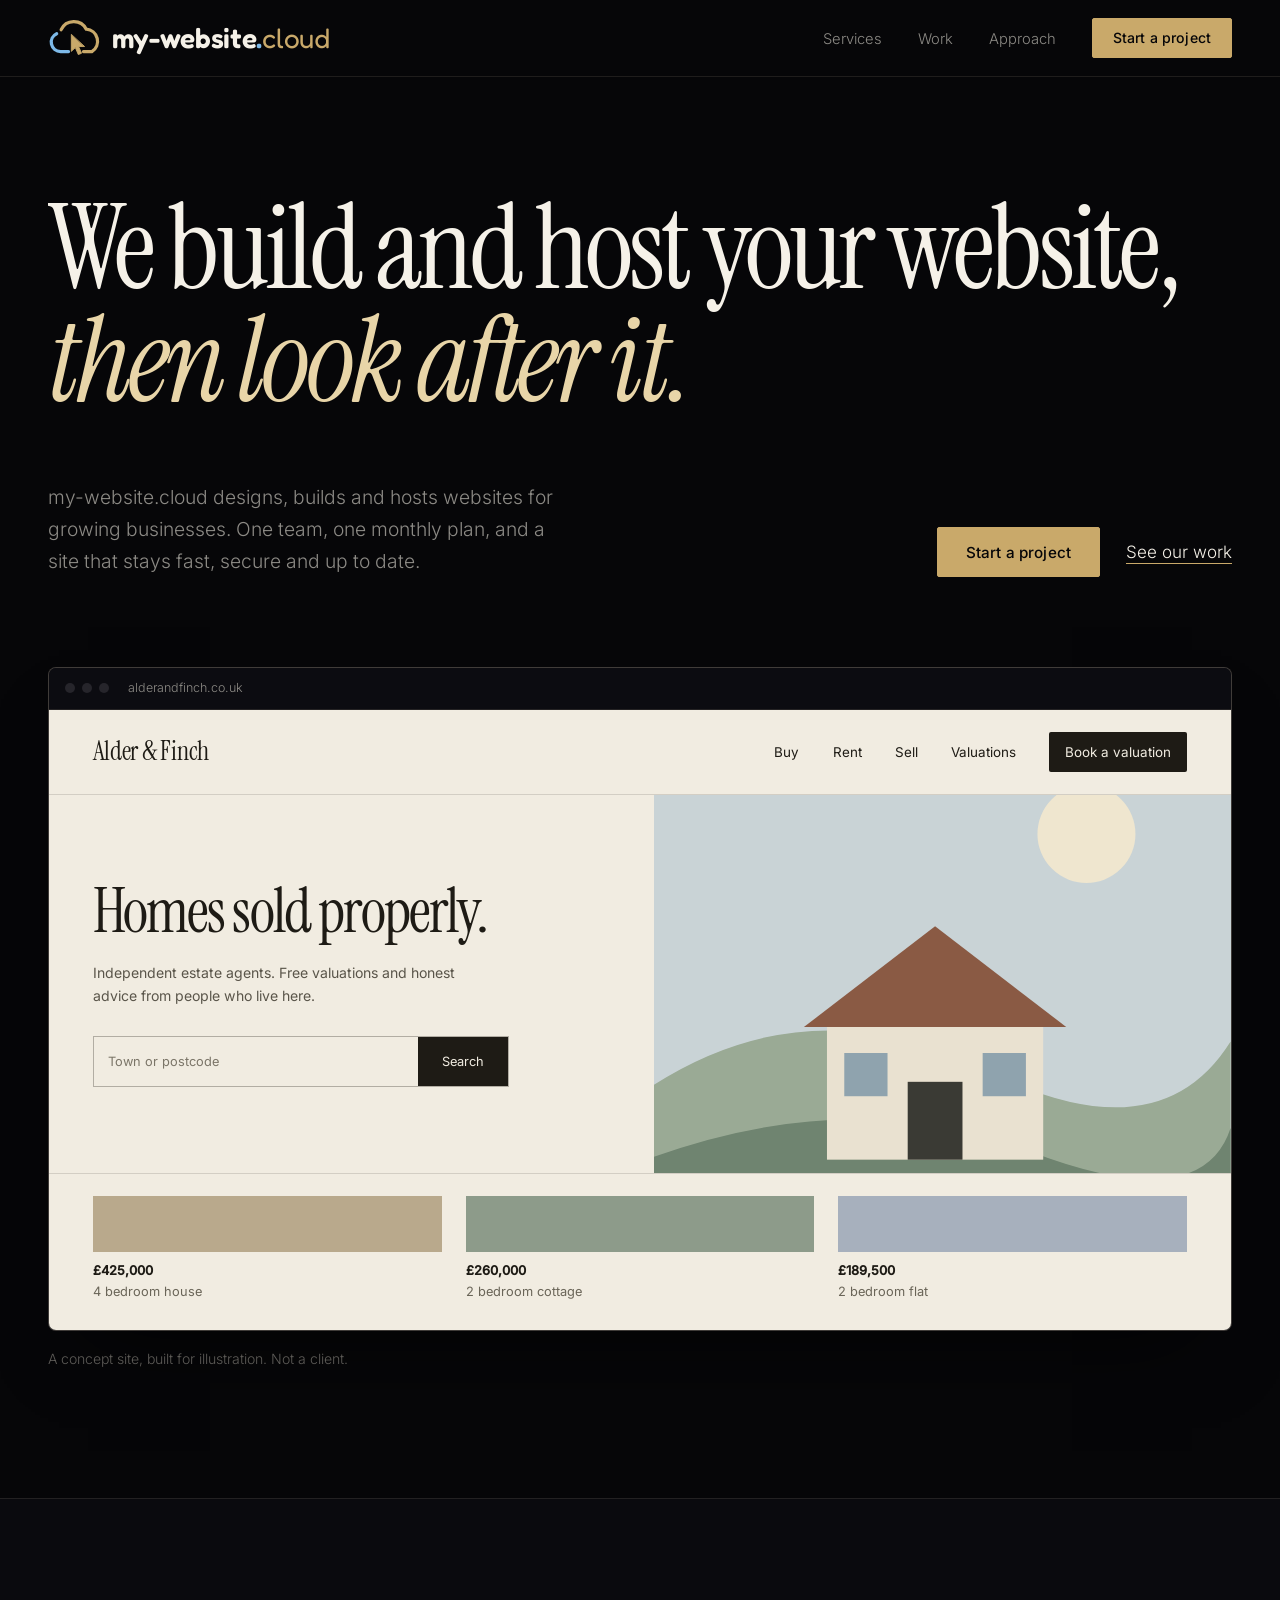
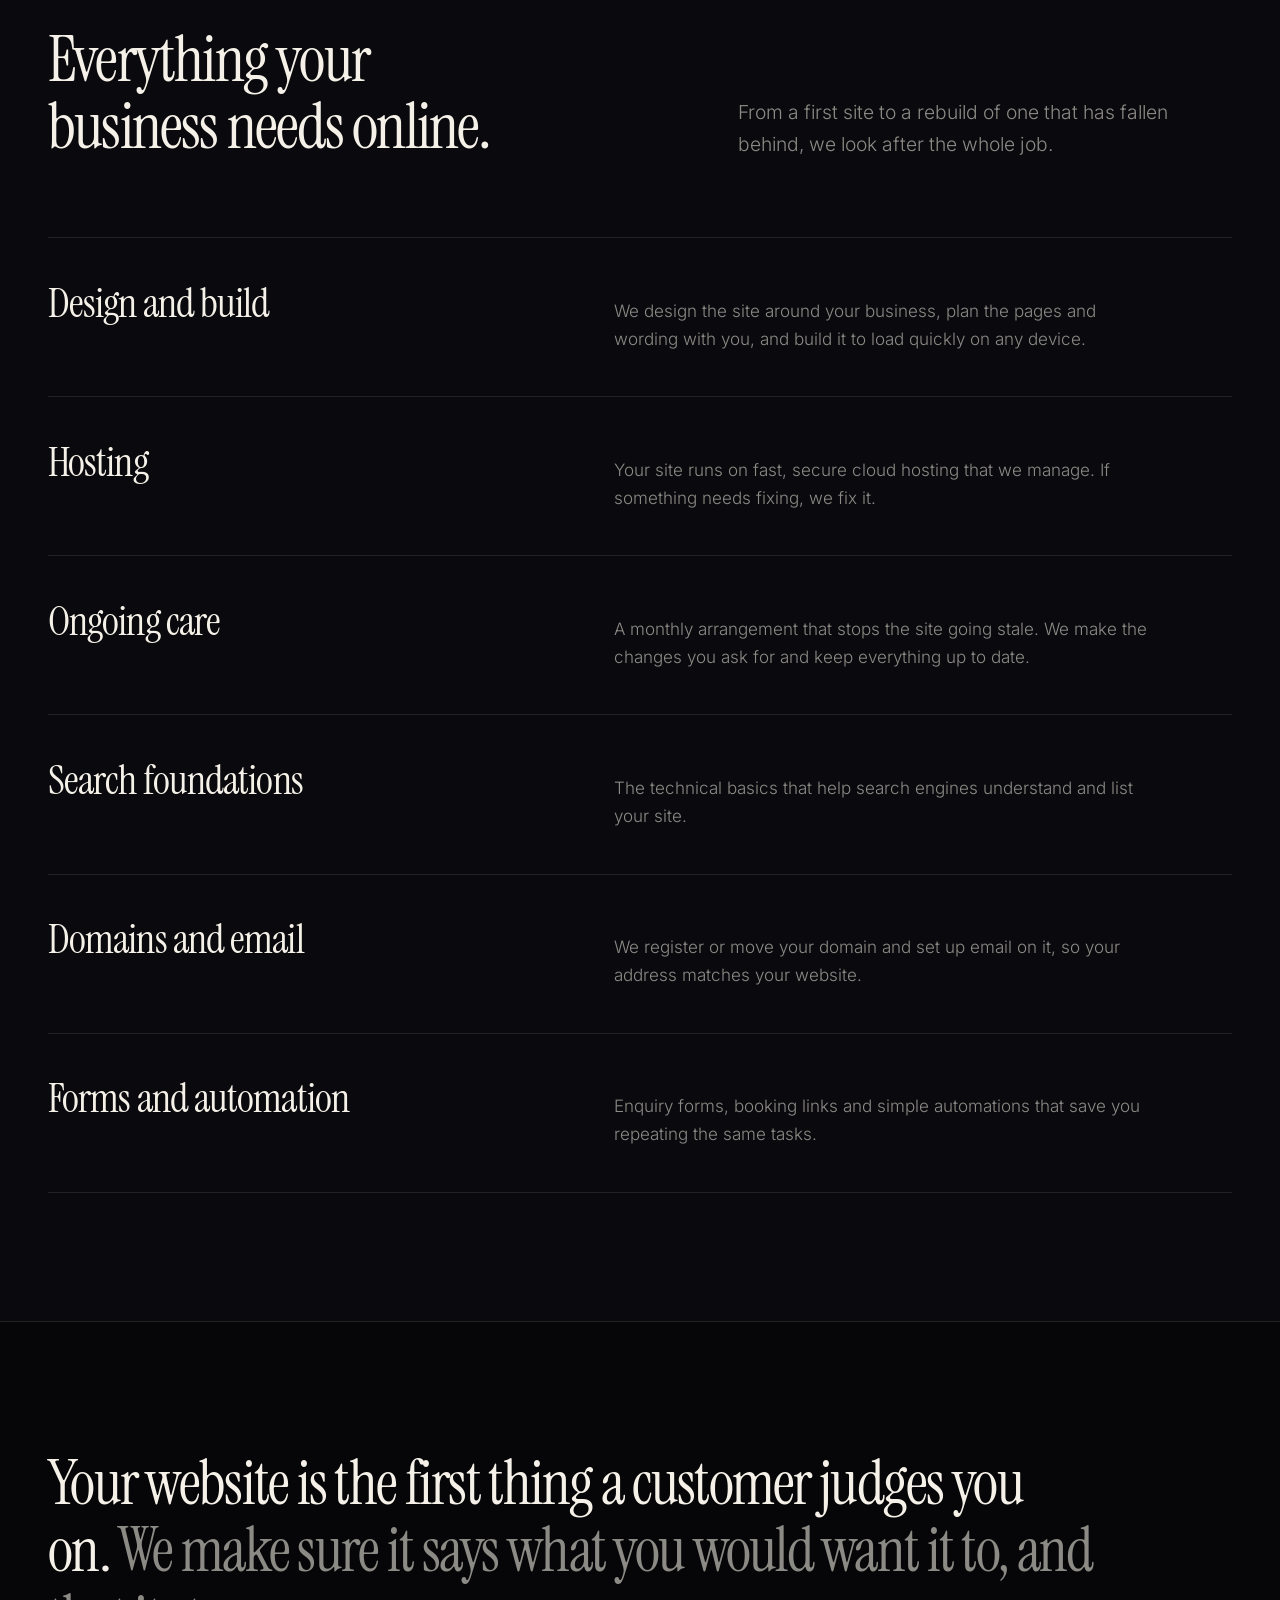
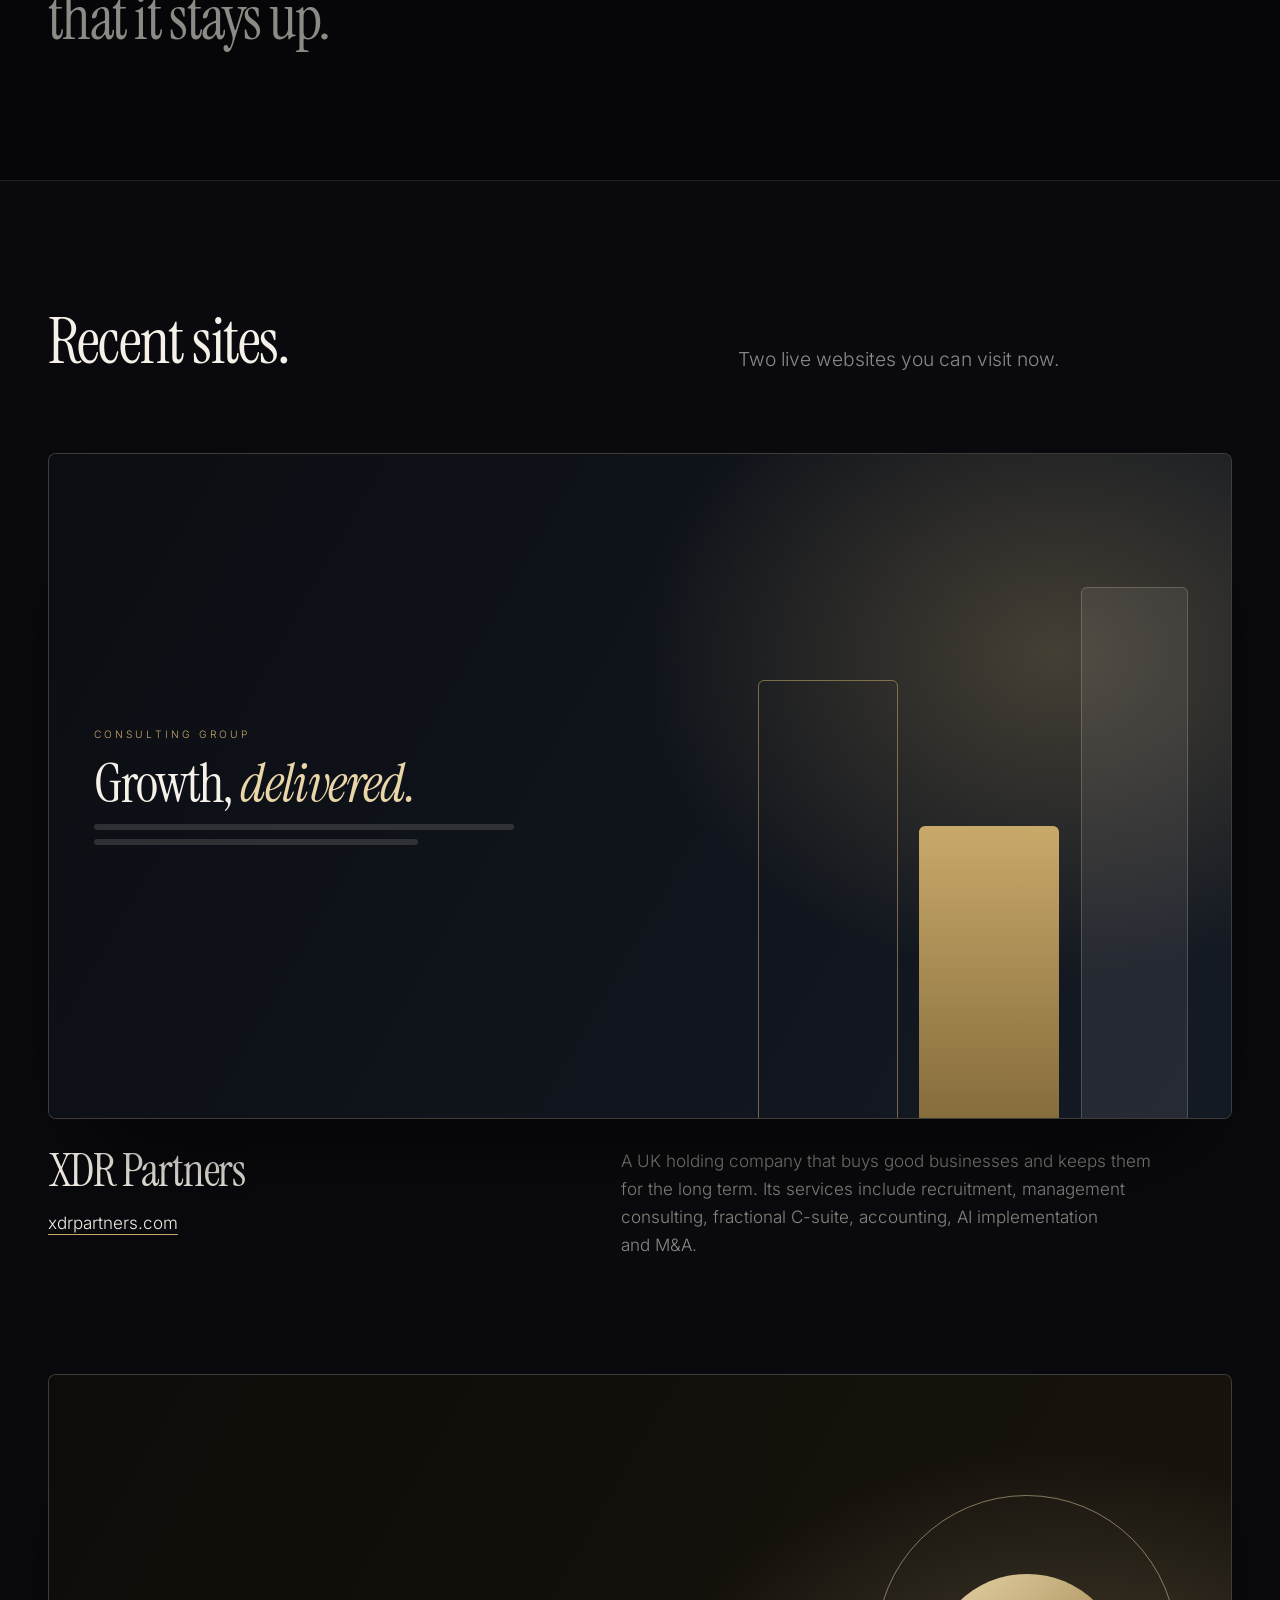
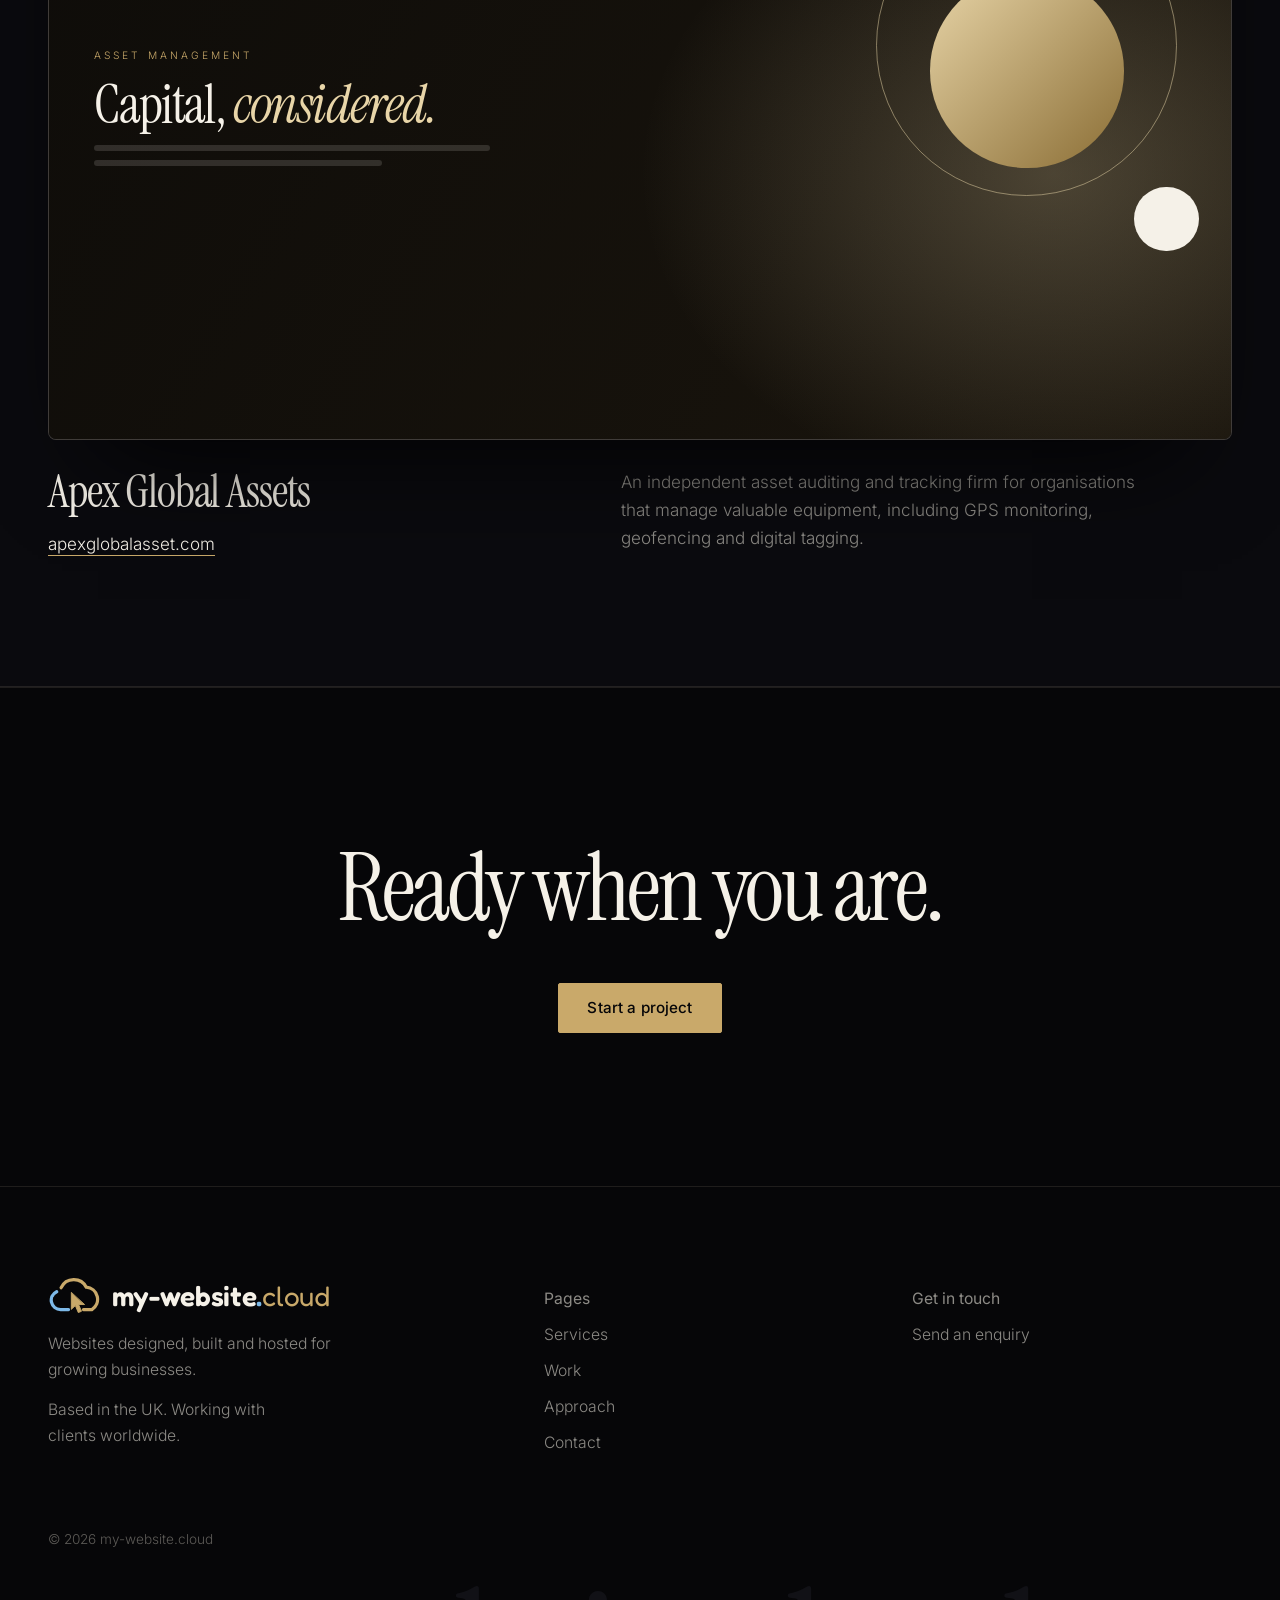
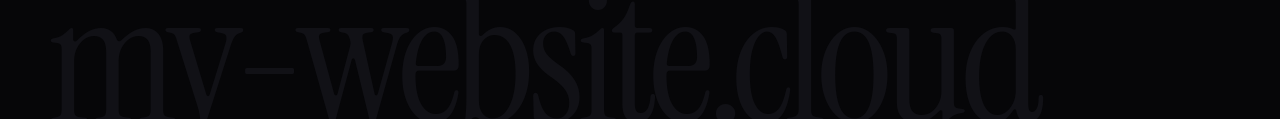
<file: index.html>
<!DOCTYPE html>
<html lang="en-GB">
<head>
<meta charset="utf-8">
<meta name="viewport" content="width=device-width, initial-scale=1">
<title>Web design, build and hosting | my-website.cloud</title>
<meta name="description" content="We design, build and host websites for growing businesses, then look after them every month. One team, one monthly plan, in writing before we start.">
<meta name="robots" content="index, follow, max-image-preview:large, max-snippet:-1, max-video-preview:-1">
<link rel="canonical" href="https://my-website.cloud/">
<link rel="alternate" hreflang="en-GB" href="https://my-website.cloud/">
<link rel="alternate" hreflang="x-default" href="https://my-website.cloud/">
<meta name="theme-color" content="#060608">
<meta name="author" content="my-website.cloud">
<meta property="og:type" content="website">
<meta property="og:site_name" content="my-website.cloud">
<meta property="og:locale" content="en_GB">
<meta property="og:title" content="Web design, build and hosting | my-website.cloud">
<meta property="og:description" content="We design, build and host websites for growing businesses, then look after them every month. One team, one monthly plan, in writing before we start.">
<meta property="og:url" content="https://my-website.cloud/">
<meta property="og:image" content="https://my-website.cloud/og-image.png">
<meta property="og:image:width" content="1200">
<meta property="og:image:height" content="630">
<meta property="og:image:alt" content="my-website.cloud: websites designed, built and hosted.">
<meta name="twitter:card" content="summary_large_image">
<meta name="twitter:title" content="Web design, build and hosting | my-website.cloud">
<meta name="twitter:description" content="We design, build and host websites for growing businesses, then look after them every month. One team, one monthly plan, in writing before we start.">
<meta name="twitter:image" content="https://my-website.cloud/og-image.png">
<link rel="icon" href="favicon.ico" sizes="48x48">
<link rel="icon" href="favicon.svg" type="image/svg+xml">
<link rel="apple-touch-icon" href="apple-touch-icon.png">
<link rel="manifest" href="site.webmanifest">
<link rel="sitemap" type="application/xml" href="sitemap.xml">
<link rel="preload" href="fonts/inter-latin-300-normal.woff2" as="font" type="font/woff2" crossorigin>
<link rel="preload" href="fonts/instrument-serif-latin-400-normal.woff2" as="font" type="font/woff2" crossorigin>
<script type="application/ld+json">{"@context":"https://schema.org","@graph":[{"@type":["Organization","ProfessionalService"],"@id":"https://my-website.cloud/#organization","name":"my-website.cloud","url":"https://my-website.cloud/","logo":{"@type":"ImageObject","url":"https://my-website.cloud/icon-512.png","width":512,"height":512},"image":"https://my-website.cloud/og-image.png","description":"Websites designed, built and hosted for growing businesses.","areaServed":"Worldwide","address":{"@type":"PostalAddress","addressCountry":"GB"},"contactPoint":{"@type":"ContactPoint","contactType":"sales","url":"https://my-website.cloud/contact.html","availableLanguage":"en-GB"},"knowsAbout":["Web design","Web development","Website hosting","Website maintenance","Search engine optimisation","Domain names and business email","Workflow automation"]},{"@type":"WebSite","@id":"https://my-website.cloud/#website","url":"https://my-website.cloud/","name":"my-website.cloud","description":"Websites designed, built and hosted for growing businesses.","inLanguage":"en-GB","publisher":{"@id":"https://my-website.cloud/#organization"}},{"@type":"WebPage","@id":"https://my-website.cloud/#webpage","url":"https://my-website.cloud/","name":"Web design, build and hosting | my-website.cloud","description":"We design, build and host websites for growing businesses, then look after them every month. One team, one monthly plan, in writing before we start.","inLanguage":"en-GB","isPartOf":{"@id":"https://my-website.cloud/#website"},"about":{"@id":"https://my-website.cloud/#organization"},"primaryImageOfPage":{"@type":"ImageObject","url":"https://my-website.cloud/og-image.png"},"dateModified":"2026-11-09"}]}</script>
<script>try{if(!sessionStorage.getItem("lg")&&!matchMedia("(prefers-reduced-motion:reduce)").matches){document.documentElement.classList.add("lg-play");sessionStorage.setItem("lg","1")}}catch(e){}</script>
<link rel="stylesheet" href="styles.css">
</head>
<body>
<a class="skip" href="#main">Skip to content</a>
<header class="site-header">
  <div class="wrap site-header__in">
    <!-- LOGO SLOT: replace the contents of this link with your logo (inline SVG or an <img>) -->
    <a class="logo" href="index.html" aria-label="my-website.cloud, home"><svg class="logo__mark" viewBox="0 6 112 90" aria-hidden="true"><path class="m-blue" pathLength="1" d="M28.2 33.17A30 30 0 0 1 82 32A26 26 0 0 1 94 80H76"/><path class="m-gold" pathLength="1" d="M44 80H27A20 20 0 0 1 18.55 41.87"/><circle class="m-ripple" cx="50" cy="44" r="5"/><path class="m-cursor" d="M50 44V79.65L58.6 71.6L64.95 86.55L71.85 83.7L65.5 69.3H77.6Z"/></svg><span class="logo__word"><b>my-website</b><i>.</i><u>cloud</u></span></a>
    <nav aria-label="Main">
      <button class="menu-btn" id="menuBtn" aria-expanded="false" aria-controls="nav">Menu</button>
      <ul class="nav" id="nav">
        <li><a href="services.html">Services</a></li><li><a href="work.html">Work</a></li><li><a href="about.html">Approach</a></li>
        <li><a class="btn btn--sm" href="contact.html">Start a project</a></li>
      </ul>
    </nav>
  </div>
</header>
<main id="main">

<section class="hero">
  <div class="wrap">
    <h1 class="display" aria-label="We build and host your website, then look after it."><span class="ln"><span>We build and host your website,</span></span><span class="ln"><span><em>then look after it.</em></span></span></h1>
    <div class="hero__row">
      <p class="lead">my-website.cloud designs, builds and hosts websites for growing businesses. One team, one monthly plan, and a site that stays fast, secure and up to date.</p>
      <div class="hero__actions">
        <a class="btn" href="contact.html">Start a project</a>
        <a class="link" href="work.html">See our work</a>
      </div>
    </div>
  </div>
</section>

<section class="stage">
  <div class="wrap">
    <div class="frame" aria-hidden="true">
      <div class="frame__bar"><i></i><i></i><i></i><span>alderandfinch.co.uk</span></div>
      <div class="site">
        <div class="s-nav"><b>Alder &amp; Finch</b><span>Buy</span><span>Rent</span><span>Sell</span><span>Valuations</span><span class="s-btn">Book a valuation</span></div>
        <div class="s-hero">
          <div class="s-copy">
            <h4>Homes sold properly.</h4>
            <p>Independent estate agents. Free valuations and honest advice from people who live here.</p>
            <div class="s-search"><span>Town or postcode</span><u>Search</u></div>
          </div>
          <div class="s-photo"><svg viewBox="0 0 400 400" preserveAspectRatio="xMidYMid slice" aria-hidden="true">
  <rect width="400" height="400" fill="#C9D3D6"/>
  <circle cx="300" cy="96" r="34" fill="#EFE6CF"/>
  <path d="M0 270Q110 200 230 260T400 240V400H0Z" fill="#9AAA95"/>
  <path d="M0 320Q140 270 260 316T400 300V400H0Z" fill="#6F8470"/>
  <rect x="120" y="226" width="150" height="96" fill="#E9E1D0"/>
  <path d="M104 230 195 160 286 230Z" fill="#8A5A44"/>
  <rect x="176" y="268" width="38" height="54" fill="#3A3A34"/>
  <rect x="132" y="248" width="30" height="30" fill="#8FA3AE"/>
  <rect x="228" y="248" width="30" height="30" fill="#8FA3AE"/>
</svg></div>
        </div>
        <div class="s-list">
          <div><i></i><b>£425,000</b><span>4 bedroom house</span></div>
          <div><i></i><b>£260,000</b><span>2 bedroom cottage</span></div>
          <div><i></i><b>£189,500</b><span>2 bedroom flat</span></div>
        </div>
      </div>
    </div>
    <p class="stage__cap">A concept site, built for illustration. Not a client.</p>
  </div>
</section>

<section class="section alt" id="services">
  <div class="wrap">
    <div class="section-head">
      <h2 class="h2">Everything your business needs online.</h2>
      <p class="lead">From a first site to a rebuild of one that has fallen behind, we look after the whole job.</p>
    </div>
    <div class="rows">
<a class="row" href="services.html#design"><span class="row__name">Design and build</span><span class="row__text">We design the site around your business, plan the pages and wording with you, and build it to load quickly on any device.</span></a>
<a class="row" href="services.html#hosting"><span class="row__name">Hosting</span><span class="row__text">Your site runs on fast, secure cloud hosting that we manage. If something needs fixing, we fix it.</span></a>
<a class="row" href="services.html#care"><span class="row__name">Ongoing care</span><span class="row__text">A monthly arrangement that stops the site going stale. We make the changes you ask for and keep everything up to date.</span></a>
<a class="row" href="services.html#search"><span class="row__name">Search foundations</span><span class="row__text">The technical basics that help search engines understand and list your site.</span></a>
<a class="row" href="services.html#domains"><span class="row__name">Domains and email</span><span class="row__text">We register or move your domain and set up email on it, so your address matches your website.</span></a>
<a class="row" href="services.html#automation"><span class="row__name">Forms and automation</span><span class="row__text">Enquiry forms, booking links and simple automations that save you repeating the same tasks.</span></a>
    </div>
  </div>
</section>

<section class="section">
  <div class="wrap">
    <p class="statement">Your website is the first thing a customer judges you on. <span>We make sure it says what you would want it to, and that it stays up.</span></p>
  </div>
</section>

<section class="section alt">
  <div class="wrap">
    <div class="section-head">
      <h2 class="h2">Recent sites.</h2>
      <p class="lead">Two live websites you can visit now.</p>
    </div>
    <div class="works">
      <a class="work pa" href="https://xdrpartners.com" target="_blank" rel="noopener">
        <div class="proj-img" aria-hidden="true">
          <div class="pv">
            <div class="t"><small>Consulting group</small><h5>Growth, <em>delivered.</em></h5><div class="bars"><i style="width:70%"></i><i style="width:54%"></i></div></div>
            <div class="vis"><i></i><i></i><i></i></div>
          </div>
        </div>
        <div class="work__meta">
          <div><h2>XDR Partners</h2><span class="link work__url">xdrpartners.com</span></div>
          <div><p>A UK holding company that buys good businesses and keeps them for the long term. Its services include recruitment, management consulting, fractional C-suite, accounting, AI implementation and M&amp;A.</p></div>
        </div>
      </a>
      <a class="work pb" href="https://apexglobalasset.com" target="_blank" rel="noopener">
        <div class="proj-img" aria-hidden="true">
          <div class="pv">
            <div class="t"><small>Asset management</small><h5>Capital, <em>considered.</em></h5><div class="bars"><i style="width:66%"></i><i style="width:48%"></i></div></div>
            <div class="vis"><i></i><i></i><i></i></div>
          </div>
        </div>
        <div class="work__meta">
          <div><h2>Apex Global Assets</h2><span class="link work__url">apexglobalasset.com</span></div>
          <div><p>An independent asset auditing and tracking firm for organisations that manage valuable equipment, including GPS monitoring, geofencing and digital tagging.</p></div>
        </div>
      </a>
    </div>
  </div>
</section>

<section class="cta">
  <div class="wrap">
    <h2>Ready when you are.</h2>
    <a class="btn" href="contact.html">Start a project</a>
  </div>
</section>
</main>
<footer class="footer">
  <div class="wrap">
    <div class="footer__top">
      <div>
        <a class="logo" href="index.html" aria-label="my-website.cloud, home"><svg class="logo__mark" viewBox="0 6 112 90" aria-hidden="true"><path class="m-blue" pathLength="1" d="M28.2 33.17A30 30 0 0 1 82 32A26 26 0 0 1 94 80H76"/><path class="m-gold" pathLength="1" d="M44 80H27A20 20 0 0 1 18.55 41.87"/><circle class="m-ripple" cx="50" cy="44" r="5"/><path class="m-cursor" d="M50 44V79.65L58.6 71.6L64.95 86.55L71.85 83.7L65.5 69.3H77.6Z"/></svg><span class="logo__word"><b>my-website</b><i>.</i><u>cloud</u></span></a>
        <p>Websites designed, built and hosted for growing businesses.</p>
        <p>Based in the UK. Working with clients worldwide.</p>
      </div>
      <div>
        <p class="footer__h">Pages</p>
        <ul>
          <li><a href="services.html">Services</a></li>
          <li><a href="work.html">Work</a></li>
          <li><a href="about.html">Approach</a></li>
          <li><a href="contact.html">Contact</a></li>
        </ul>
      </div>
      <div>
        <p class="footer__h">Get in touch</p>
        <ul><li><a href="contact.html">Send an enquiry</a></li></ul>
      </div>
    </div>
    <div class="footer__base">© <span id="yr">2026</span> my-website.cloud</div>
    <div class="footer__word" aria-hidden="true">my-website.cloud</div>
  </div>
</footer>
<script src="main.js"></script>
</body>
</html>
</file>
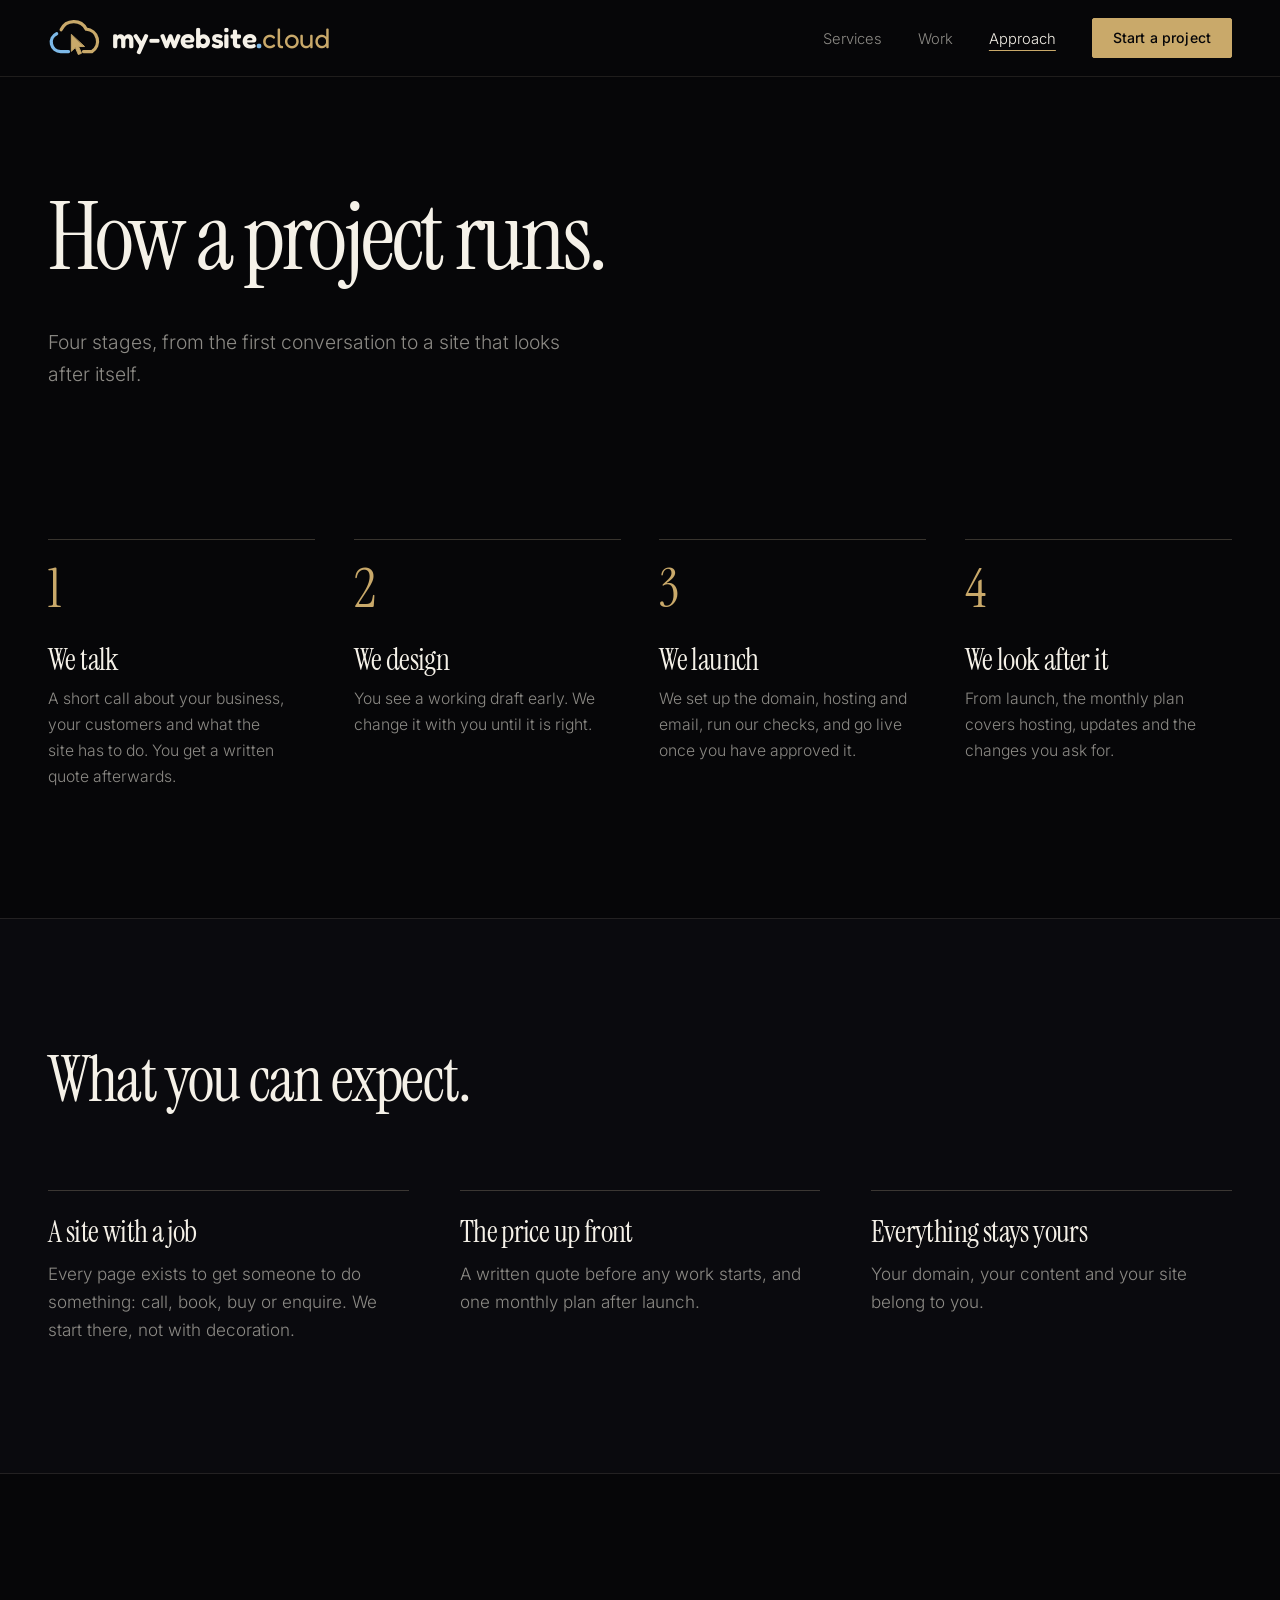
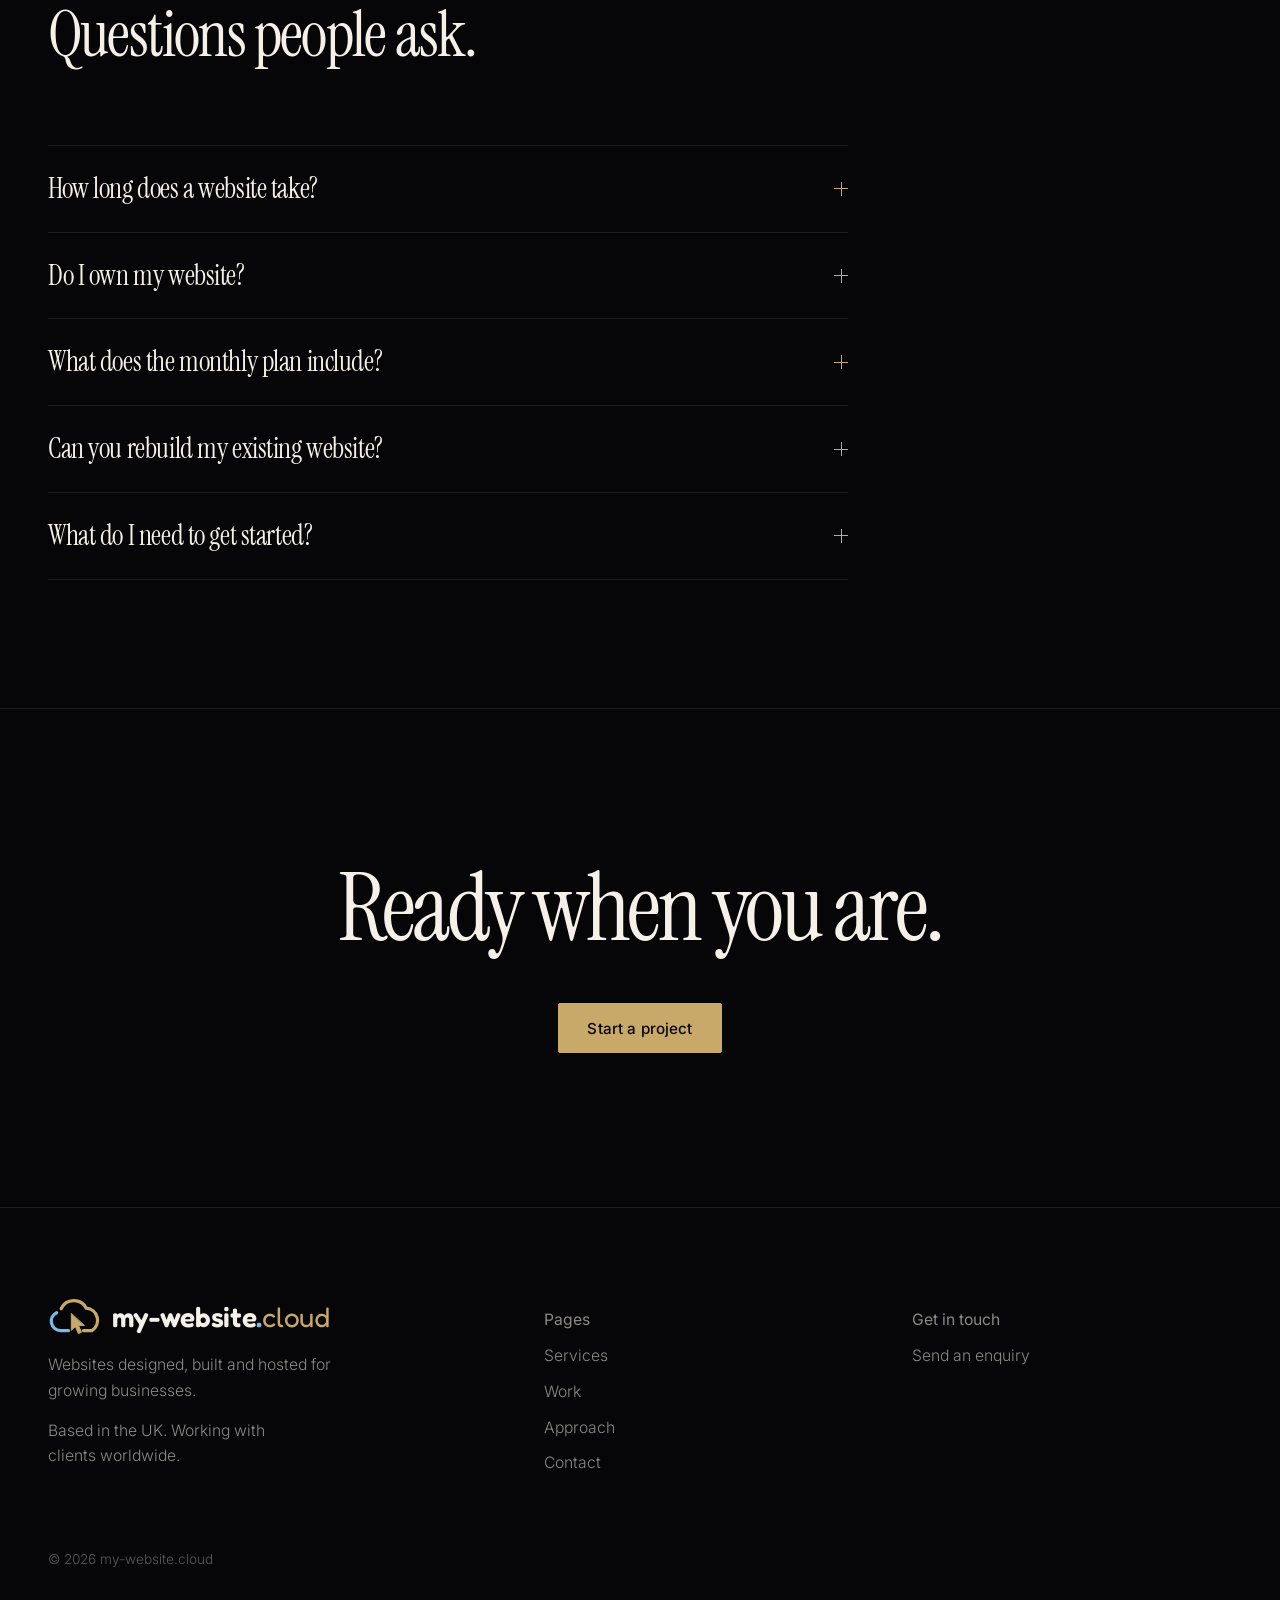
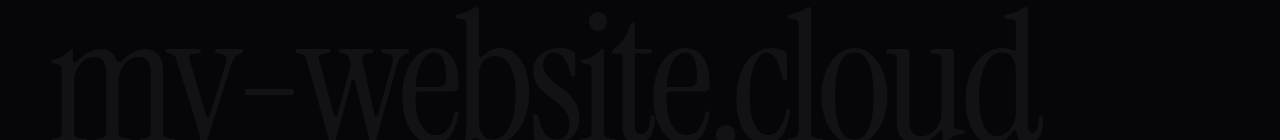
<file: about.html>
<!DOCTYPE html>
<html lang="en-GB">
<head>
<meta charset="utf-8">
<meta name="viewport" content="width=device-width, initial-scale=1">
<title>Our approach and website FAQs | my-website.cloud</title>
<meta name="description" content="Four stages from first conversation to a site that looks after itself, plus answers on timelines, ownership, the monthly plan and rebuilds.">
<meta name="robots" content="index, follow, max-image-preview:large, max-snippet:-1, max-video-preview:-1">
<link rel="canonical" href="https://my-website.cloud/about.html">
<link rel="alternate" hreflang="en-GB" href="https://my-website.cloud/about.html">
<link rel="alternate" hreflang="x-default" href="https://my-website.cloud/about.html">
<meta name="theme-color" content="#060608">
<meta name="author" content="my-website.cloud">
<meta property="og:type" content="website">
<meta property="og:site_name" content="my-website.cloud">
<meta property="og:locale" content="en_GB">
<meta property="og:title" content="Our approach and website FAQs | my-website.cloud">
<meta property="og:description" content="Four stages from first conversation to a site that looks after itself, plus answers on timelines, ownership, the monthly plan and rebuilds.">
<meta property="og:url" content="https://my-website.cloud/about.html">
<meta property="og:image" content="https://my-website.cloud/og-image.png">
<meta property="og:image:width" content="1200">
<meta property="og:image:height" content="630">
<meta property="og:image:alt" content="my-website.cloud: websites designed, built and hosted.">
<meta name="twitter:card" content="summary_large_image">
<meta name="twitter:title" content="Our approach and website FAQs | my-website.cloud">
<meta name="twitter:description" content="Four stages from first conversation to a site that looks after itself, plus answers on timelines, ownership, the monthly plan and rebuilds.">
<meta name="twitter:image" content="https://my-website.cloud/og-image.png">
<link rel="icon" href="favicon.ico" sizes="48x48">
<link rel="icon" href="favicon.svg" type="image/svg+xml">
<link rel="apple-touch-icon" href="apple-touch-icon.png">
<link rel="manifest" href="site.webmanifest">
<link rel="sitemap" type="application/xml" href="sitemap.xml">
<link rel="preload" href="fonts/inter-latin-300-normal.woff2" as="font" type="font/woff2" crossorigin>
<link rel="preload" href="fonts/instrument-serif-latin-400-normal.woff2" as="font" type="font/woff2" crossorigin>
<script type="application/ld+json">{"@context":"https://schema.org","@graph":[{"@type":["Organization","ProfessionalService"],"@id":"https://my-website.cloud/#organization","name":"my-website.cloud","url":"https://my-website.cloud/","logo":{"@type":"ImageObject","url":"https://my-website.cloud/icon-512.png","width":512,"height":512},"image":"https://my-website.cloud/og-image.png","description":"Websites designed, built and hosted for growing businesses.","areaServed":"Worldwide","address":{"@type":"PostalAddress","addressCountry":"GB"},"contactPoint":{"@type":"ContactPoint","contactType":"sales","url":"https://my-website.cloud/contact.html","availableLanguage":"en-GB"},"knowsAbout":["Web design","Web development","Website hosting","Website maintenance","Search engine optimisation","Domain names and business email","Workflow automation"]},{"@type":"WebSite","@id":"https://my-website.cloud/#website","url":"https://my-website.cloud/","name":"my-website.cloud","description":"Websites designed, built and hosted for growing businesses.","inLanguage":"en-GB","publisher":{"@id":"https://my-website.cloud/#organization"}},{"@type":"BreadcrumbList","@id":"https://my-website.cloud/about.html#breadcrumb","itemListElement":[{"@type":"ListItem","position":1,"name":"Home","item":"https://my-website.cloud/"},{"@type":"ListItem","position":2,"name":"Approach","item":"https://my-website.cloud/about.html"}]},{"@type":"WebPage","@id":"https://my-website.cloud/about.html#webpage","url":"https://my-website.cloud/about.html","name":"Our approach and website FAQs | my-website.cloud","description":"Four stages from first conversation to a site that looks after itself, plus answers on timelines, ownership, the monthly plan and rebuilds.","inLanguage":"en-GB","isPartOf":{"@id":"https://my-website.cloud/#website"},"about":{"@id":"https://my-website.cloud/#organization"},"primaryImageOfPage":{"@type":"ImageObject","url":"https://my-website.cloud/og-image.png"},"dateModified":"2026-11-09","breadcrumb":{"@id":"https://my-website.cloud/about.html#breadcrumb"},"mainEntity":{"@id":"https://my-website.cloud/about.html#faq"}},{"@type":"FAQPage","@id":"https://my-website.cloud/about.html#faq","inLanguage":"en-GB","isPartOf":{"@id":"https://my-website.cloud/about.html#webpage"},"mainEntity":[{"@type":"Question","name":"How long does a website take?","acceptedAnswer":{"@type":"Answer","text":"It depends on the size of the site. Your written quote includes a timeline, before any work begins."}},{"@type":"Question","name":"Do I own my website?","acceptedAnswer":{"@type":"Answer","text":"Yes. Your domain, your content and your site are yours."}},{"@type":"Question","name":"What does the monthly plan include?","acceptedAnswer":{"@type":"Answer","text":"Managed cloud hosting, an SSL certificate, regular backups, uptime monitoring, security and software updates, and content changes and small improvements."}},{"@type":"Question","name":"Can you rebuild my existing website?","acceptedAnswer":{"@type":"Answer","text":"Yes. We can redesign and rebuild a site that has fallen behind, and move your domain, hosting and email across for you."}},{"@type":"Question","name":"What do I need to get started?","acceptedAnswer":{"@type":"Answer","text":"A conversation. Tell us about your business and what you want the site to do, and we will send a written quote and next steps."}}]}]}</script>
<script>try{if(!sessionStorage.getItem("lg")&&!matchMedia("(prefers-reduced-motion:reduce)").matches){document.documentElement.classList.add("lg-play");sessionStorage.setItem("lg","1")}}catch(e){}</script>
<link rel="stylesheet" href="styles.css">
</head>
<body>
<a class="skip" href="#main">Skip to content</a>
<header class="site-header">
  <div class="wrap site-header__in">
    <!-- LOGO SLOT: replace the contents of this link with your logo (inline SVG or an <img>) -->
    <a class="logo" href="index.html" aria-label="my-website.cloud, home"><svg class="logo__mark" viewBox="0 6 112 90" aria-hidden="true"><path class="m-blue" pathLength="1" d="M28.2 33.17A30 30 0 0 1 82 32A26 26 0 0 1 94 80H76"/><path class="m-gold" pathLength="1" d="M44 80H27A20 20 0 0 1 18.55 41.87"/><circle class="m-ripple" cx="50" cy="44" r="5"/><path class="m-cursor" d="M50 44V79.65L58.6 71.6L64.95 86.55L71.85 83.7L65.5 69.3H77.6Z"/></svg><span class="logo__word"><b>my-website</b><i>.</i><u>cloud</u></span></a>
    <nav aria-label="Main">
      <button class="menu-btn" id="menuBtn" aria-expanded="false" aria-controls="nav">Menu</button>
      <ul class="nav" id="nav">
        <li><a href="services.html">Services</a></li><li><a href="work.html">Work</a></li><li><a href="about.html" aria-current="page">Approach</a></li>
        <li><a class="btn btn--sm" href="contact.html">Start a project</a></li>
      </ul>
    </nav>
  </div>
</header>
<main id="main">

<section class="page-head">
  <div class="wrap">
    <h1 class="display display--md" aria-label="How a project runs."><span class="ln"><span>How a project runs.</span></span></h1>
    <p class="lead">Four stages, from the first conversation to a site that looks after itself.</p>
  </div>
</section>

<section class="section--tight" style="padding-bottom:clamp(72px,10vw,140px)">
  <div class="wrap">
    <ol class="steps">
      <li><h3>We talk</h3><p>A short call about your business, your customers and what the site has to do. You get a written quote afterwards.</p></li>
      <li><h3>We design</h3><p>You see a working draft early. We change it with you until it is right.</p></li>
      <li><h3>We launch</h3><p>We set up the domain, hosting and email, run our checks, and go live once you have approved it.</p></li>
      <li><h3>We look after it</h3><p>From launch, the monthly plan covers hosting, updates and the changes you ask for.</p></li>
    </ol>
  </div>
</section>

<section class="section alt">
  <div class="wrap">
    <div class="section-head"><h2 class="h2">What you can expect.</h2><span></span></div>
    <div class="principles">
      <div><h3>A site with a job</h3><p>Every page exists to get someone to do something: call, book, buy or enquire. We start there, not with decoration.</p></div>
      <div><h3>The price up front</h3><p>A written quote before any work starts, and one monthly plan after launch.</p></div>
      <div><h3>Everything stays yours</h3><p>Your domain, your content and your site belong to you.</p></div>
    </div>
  </div>
</section>

<section class="section">
  <div class="wrap">
    <div class="section-head"><h2 class="h2">Questions people ask.</h2><span></span></div>
    <div class="faq">
      <details><summary>How long does a website take?</summary><p>It depends on the size of the site. Your written quote includes a timeline, before any work begins.</p></details>
      <details><summary>Do I own my website?</summary><p>Yes. Your domain, your content and your site are yours.</p></details>
      <details><summary>What does the monthly plan include?</summary><p>Managed cloud hosting, an SSL certificate, regular backups, uptime monitoring, security and software updates, and content changes and small improvements.</p></details>
      <details><summary>Can you rebuild my existing website?</summary><p>Yes. We can redesign and rebuild a site that has fallen behind, and move your domain, hosting and email across for you.</p></details>
      <details><summary>What do I need to get started?</summary><p>A conversation. Tell us about your business and what you want the site to do, and we will send a written quote and next steps.</p></details>
    </div>
  </div>
</section>

<section class="cta">
  <div class="wrap">
    <h2>Ready when you are.</h2>
    <a class="btn" href="contact.html">Start a project</a>
  </div>
</section>
</main>
<footer class="footer">
  <div class="wrap">
    <div class="footer__top">
      <div>
        <a class="logo" href="index.html" aria-label="my-website.cloud, home"><svg class="logo__mark" viewBox="0 6 112 90" aria-hidden="true"><path class="m-blue" pathLength="1" d="M28.2 33.17A30 30 0 0 1 82 32A26 26 0 0 1 94 80H76"/><path class="m-gold" pathLength="1" d="M44 80H27A20 20 0 0 1 18.55 41.87"/><circle class="m-ripple" cx="50" cy="44" r="5"/><path class="m-cursor" d="M50 44V79.65L58.6 71.6L64.95 86.55L71.85 83.7L65.5 69.3H77.6Z"/></svg><span class="logo__word"><b>my-website</b><i>.</i><u>cloud</u></span></a>
        <p>Websites designed, built and hosted for growing businesses.</p>
        <p>Based in the UK. Working with clients worldwide.</p>
      </div>
      <div>
        <p class="footer__h">Pages</p>
        <ul>
          <li><a href="services.html">Services</a></li>
          <li><a href="work.html">Work</a></li>
          <li><a href="about.html">Approach</a></li>
          <li><a href="contact.html">Contact</a></li>
        </ul>
      </div>
      <div>
        <p class="footer__h">Get in touch</p>
        <ul><li><a href="contact.html">Send an enquiry</a></li></ul>
      </div>
    </div>
    <div class="footer__base">© <span id="yr">2026</span> my-website.cloud</div>
    <div class="footer__word" aria-hidden="true">my-website.cloud</div>
  </div>
</footer>
<script src="main.js"></script>
</body>
</html>
</file>
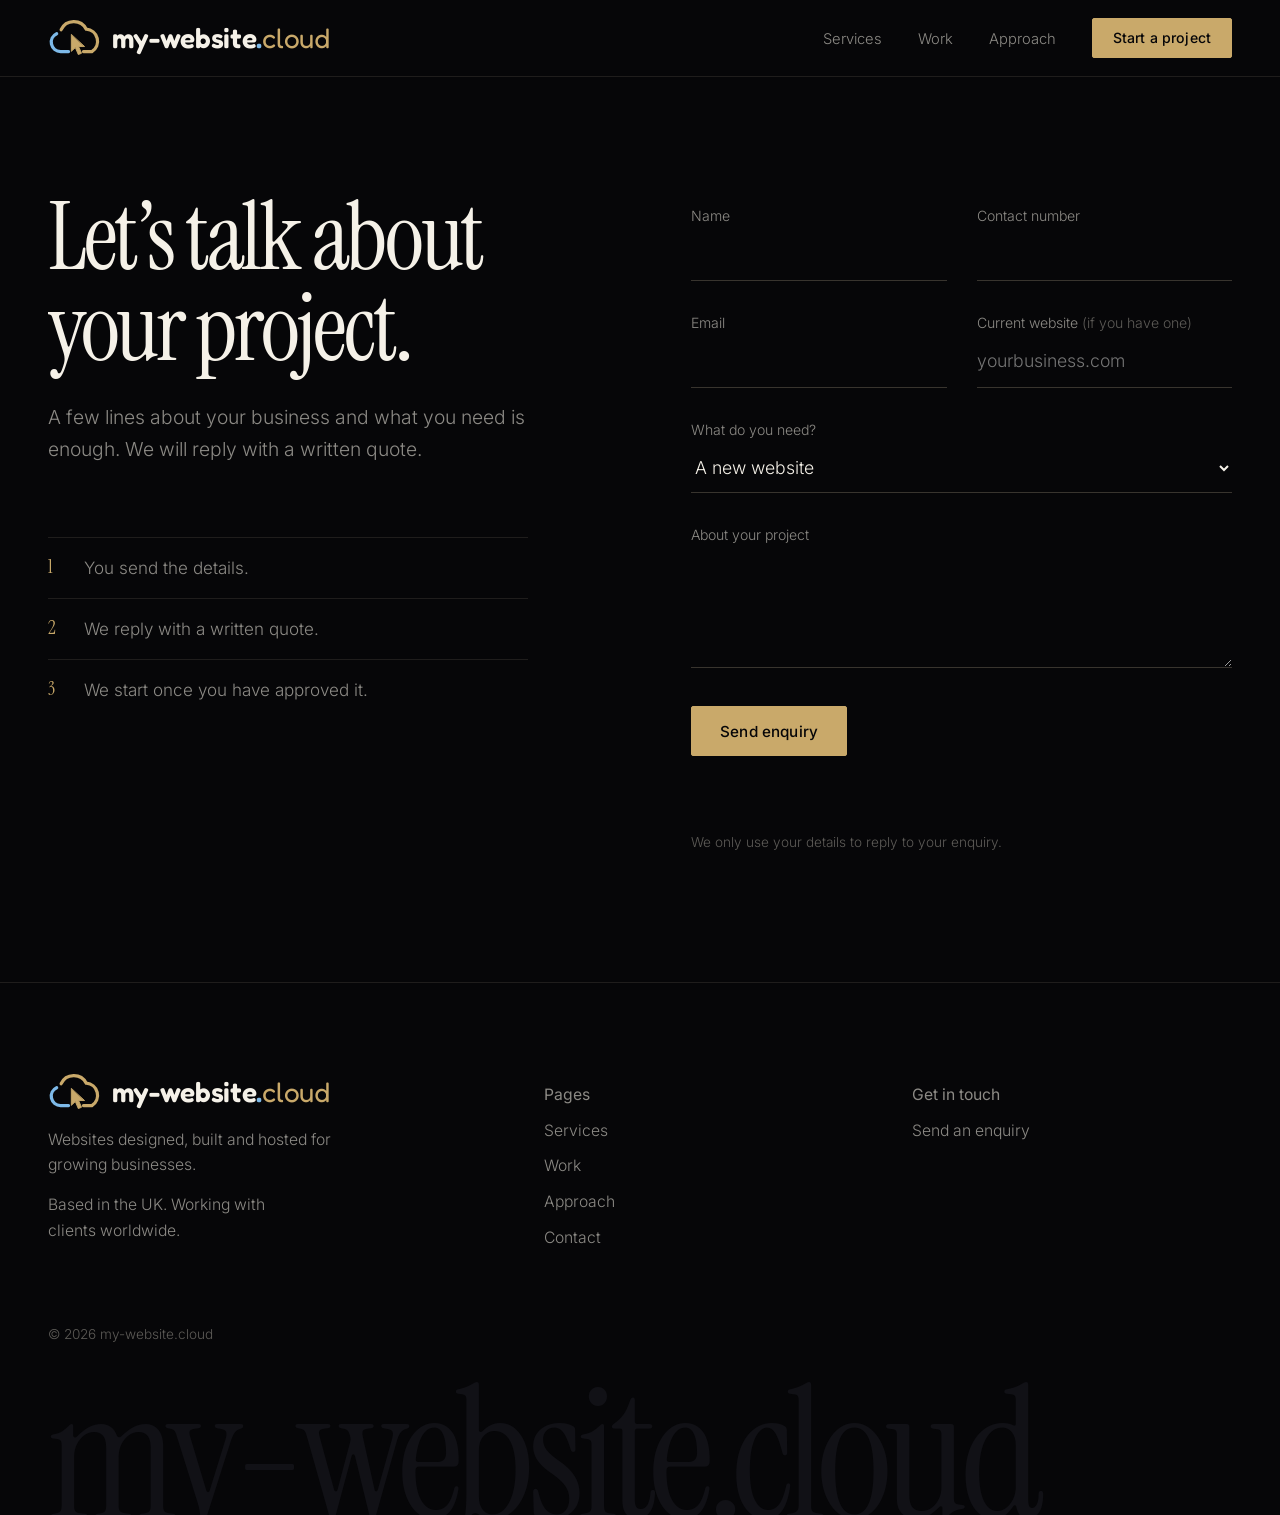
<file: contact.html>
<!DOCTYPE html>
<html lang="en-GB">
<head>
<meta charset="utf-8">
<meta name="viewport" content="width=device-width, initial-scale=1">
<title>Contact us for a website quote | my-website.cloud</title>
<meta name="description" content="Tell us about your project in a few lines. We reply with a written quote and next steps, and start once you have approved it.">
<meta name="robots" content="index, follow, max-image-preview:large, max-snippet:-1, max-video-preview:-1">
<link rel="canonical" href="https://my-website.cloud/contact.html">
<link rel="alternate" hreflang="en-GB" href="https://my-website.cloud/contact.html">
<link rel="alternate" hreflang="x-default" href="https://my-website.cloud/contact.html">
<meta name="theme-color" content="#060608">
<meta name="author" content="my-website.cloud">
<meta property="og:type" content="website">
<meta property="og:site_name" content="my-website.cloud">
<meta property="og:locale" content="en_GB">
<meta property="og:title" content="Contact us for a website quote | my-website.cloud">
<meta property="og:description" content="Tell us about your project in a few lines. We reply with a written quote and next steps, and start once you have approved it.">
<meta property="og:url" content="https://my-website.cloud/contact.html">
<meta property="og:image" content="https://my-website.cloud/og-image.png">
<meta property="og:image:width" content="1200">
<meta property="og:image:height" content="630">
<meta property="og:image:alt" content="my-website.cloud: websites designed, built and hosted.">
<meta name="twitter:card" content="summary_large_image">
<meta name="twitter:title" content="Contact us for a website quote | my-website.cloud">
<meta name="twitter:description" content="Tell us about your project in a few lines. We reply with a written quote and next steps, and start once you have approved it.">
<meta name="twitter:image" content="https://my-website.cloud/og-image.png">
<link rel="icon" href="favicon.ico" sizes="48x48">
<link rel="icon" href="favicon.svg" type="image/svg+xml">
<link rel="apple-touch-icon" href="apple-touch-icon.png">
<link rel="manifest" href="site.webmanifest">
<link rel="sitemap" type="application/xml" href="sitemap.xml">
<link rel="preload" href="fonts/inter-latin-300-normal.woff2" as="font" type="font/woff2" crossorigin>
<link rel="preload" href="fonts/instrument-serif-latin-400-normal.woff2" as="font" type="font/woff2" crossorigin>
<script type="application/ld+json">{"@context":"https://schema.org","@graph":[{"@type":["Organization","ProfessionalService"],"@id":"https://my-website.cloud/#organization","name":"my-website.cloud","url":"https://my-website.cloud/","logo":{"@type":"ImageObject","url":"https://my-website.cloud/icon-512.png","width":512,"height":512},"image":"https://my-website.cloud/og-image.png","description":"Websites designed, built and hosted for growing businesses.","areaServed":"Worldwide","address":{"@type":"PostalAddress","addressCountry":"GB"},"contactPoint":{"@type":"ContactPoint","contactType":"sales","url":"https://my-website.cloud/contact.html","availableLanguage":"en-GB"},"knowsAbout":["Web design","Web development","Website hosting","Website maintenance","Search engine optimisation","Domain names and business email","Workflow automation"]},{"@type":"WebSite","@id":"https://my-website.cloud/#website","url":"https://my-website.cloud/","name":"my-website.cloud","description":"Websites designed, built and hosted for growing businesses.","inLanguage":"en-GB","publisher":{"@id":"https://my-website.cloud/#organization"}},{"@type":"BreadcrumbList","@id":"https://my-website.cloud/contact.html#breadcrumb","itemListElement":[{"@type":"ListItem","position":1,"name":"Home","item":"https://my-website.cloud/"},{"@type":"ListItem","position":2,"name":"Contact","item":"https://my-website.cloud/contact.html"}]},{"@type":["WebPage","ContactPage"],"@id":"https://my-website.cloud/contact.html#webpage","url":"https://my-website.cloud/contact.html","name":"Contact us for a website quote | my-website.cloud","description":"Tell us about your project in a few lines. We reply with a written quote and next steps, and start once you have approved it.","inLanguage":"en-GB","isPartOf":{"@id":"https://my-website.cloud/#website"},"about":{"@id":"https://my-website.cloud/#organization"},"primaryImageOfPage":{"@type":"ImageObject","url":"https://my-website.cloud/og-image.png"},"dateModified":"2026-11-09","breadcrumb":{"@id":"https://my-website.cloud/contact.html#breadcrumb"}}]}</script>
<script>try{if(!sessionStorage.getItem("lg")&&!matchMedia("(prefers-reduced-motion:reduce)").matches){document.documentElement.classList.add("lg-play");sessionStorage.setItem("lg","1")}}catch(e){}</script>
<link rel="stylesheet" href="styles.css">
</head>
<body>
<a class="skip" href="#main">Skip to content</a>
<header class="site-header">
  <div class="wrap site-header__in">
    <!-- LOGO SLOT: replace the contents of this link with your logo (inline SVG or an <img>) -->
    <a class="logo" href="index.html" aria-label="my-website.cloud, home"><svg class="logo__mark" viewBox="0 6 112 90" aria-hidden="true"><path class="m-blue" pathLength="1" d="M28.2 33.17A30 30 0 0 1 82 32A26 26 0 0 1 94 80H76"/><path class="m-gold" pathLength="1" d="M44 80H27A20 20 0 0 1 18.55 41.87"/><circle class="m-ripple" cx="50" cy="44" r="5"/><path class="m-cursor" d="M50 44V79.65L58.6 71.6L64.95 86.55L71.85 83.7L65.5 69.3H77.6Z"/></svg><span class="logo__word"><b>my-website</b><i>.</i><u>cloud</u></span></a>
    <nav aria-label="Main">
      <button class="menu-btn" id="menuBtn" aria-expanded="false" aria-controls="nav">Menu</button>
      <ul class="nav" id="nav">
        <li><a href="services.html">Services</a></li><li><a href="work.html">Work</a></li><li><a href="about.html">Approach</a></li>
        <li><a class="btn btn--sm" href="contact.html">Start a project</a></li>
      </ul>
    </nav>
  </div>
</header>
<main id="main">

<div class="wrap contact">
  <div>
    <h1 class="display display--md" aria-label="Let’s talk about your project."><span class="ln"><span>Let’s talk about</span></span><span class="ln"><span>your project.</span></span></h1>
    <p class="lead">A few lines about your business and what you need is enough. We will reply with a written quote.</p>
    <ol class="next">
      <li>You send the details.</li>
      <li>We reply with a written quote.</li>
      <li>We start once you have approved it.</li>
    </ol>
  </div>
  <form class="form" id="form" action="https://api.web3forms.com/submit" method="POST" novalidate>
    <input type="hidden" name="access_key" value="YOUR_WEB3FORMS_ACCESS_KEY">
    <input type="hidden" name="subject" value="New website enquiry from my-website.cloud">
    <input type="hidden" name="from_name" value="my-website.cloud">
    <input type="checkbox" name="botcheck" tabindex="-1" autocomplete="off" style="display:none" aria-hidden="true">
    <div class="form__two">
      <div class="field"><label for="name">Name</label><input id="name" name="name" autocomplete="name" required></div>
      <div class="field"><label for="phone">Contact number</label><input id="phone" name="phone" type="tel" autocomplete="tel" inputmode="tel" required></div>
    </div>
    <div class="form__two">
      <div class="field"><label for="email">Email</label><input id="email" name="email" type="email" autocomplete="email" required></div>
      <div class="field"><label for="url">Current website <span class="opt">(if you have one)</span></label><input id="url" name="current_website" type="text" inputmode="url" autocomplete="url" placeholder="yourbusiness.com"></div>
    </div>
    <div class="field">
      <label for="type">What do you need?</label>
      <select id="type" name="need">
        <option>A new website</option>
        <option>A rebuild of my current site</option>
        <option>Hosting and care for an existing site</option>
        <option>Not sure yet</option>
      </select>
    </div>
    <div class="field"><label for="msg">About your project</label><textarea id="msg" name="message"></textarea></div>
    <div><button class="btn" type="submit">Send enquiry</button></div>
    <p class="form__status" id="status" role="status" aria-live="polite"></p>
    <p class="form__note">We only use your details to reply to your enquiry.</p>
  </form>
</div>
</main>
<footer class="footer">
  <div class="wrap">
    <div class="footer__top">
      <div>
        <a class="logo" href="index.html" aria-label="my-website.cloud, home"><svg class="logo__mark" viewBox="0 6 112 90" aria-hidden="true"><path class="m-blue" pathLength="1" d="M28.2 33.17A30 30 0 0 1 82 32A26 26 0 0 1 94 80H76"/><path class="m-gold" pathLength="1" d="M44 80H27A20 20 0 0 1 18.55 41.87"/><circle class="m-ripple" cx="50" cy="44" r="5"/><path class="m-cursor" d="M50 44V79.65L58.6 71.6L64.95 86.55L71.85 83.7L65.5 69.3H77.6Z"/></svg><span class="logo__word"><b>my-website</b><i>.</i><u>cloud</u></span></a>
        <p>Websites designed, built and hosted for growing businesses.</p>
        <p>Based in the UK. Working with clients worldwide.</p>
      </div>
      <div>
        <p class="footer__h">Pages</p>
        <ul>
          <li><a href="services.html">Services</a></li>
          <li><a href="work.html">Work</a></li>
          <li><a href="about.html">Approach</a></li>
          <li><a href="contact.html">Contact</a></li>
        </ul>
      </div>
      <div>
        <p class="footer__h">Get in touch</p>
        <ul><li><a href="contact.html">Send an enquiry</a></li></ul>
      </div>
    </div>
    <div class="footer__base">© <span id="yr">2026</span> my-website.cloud</div>
    <div class="footer__word" aria-hidden="true">my-website.cloud</div>
  </div>
</footer>
<script src="main.js"></script>
</body>
</html>
</file>
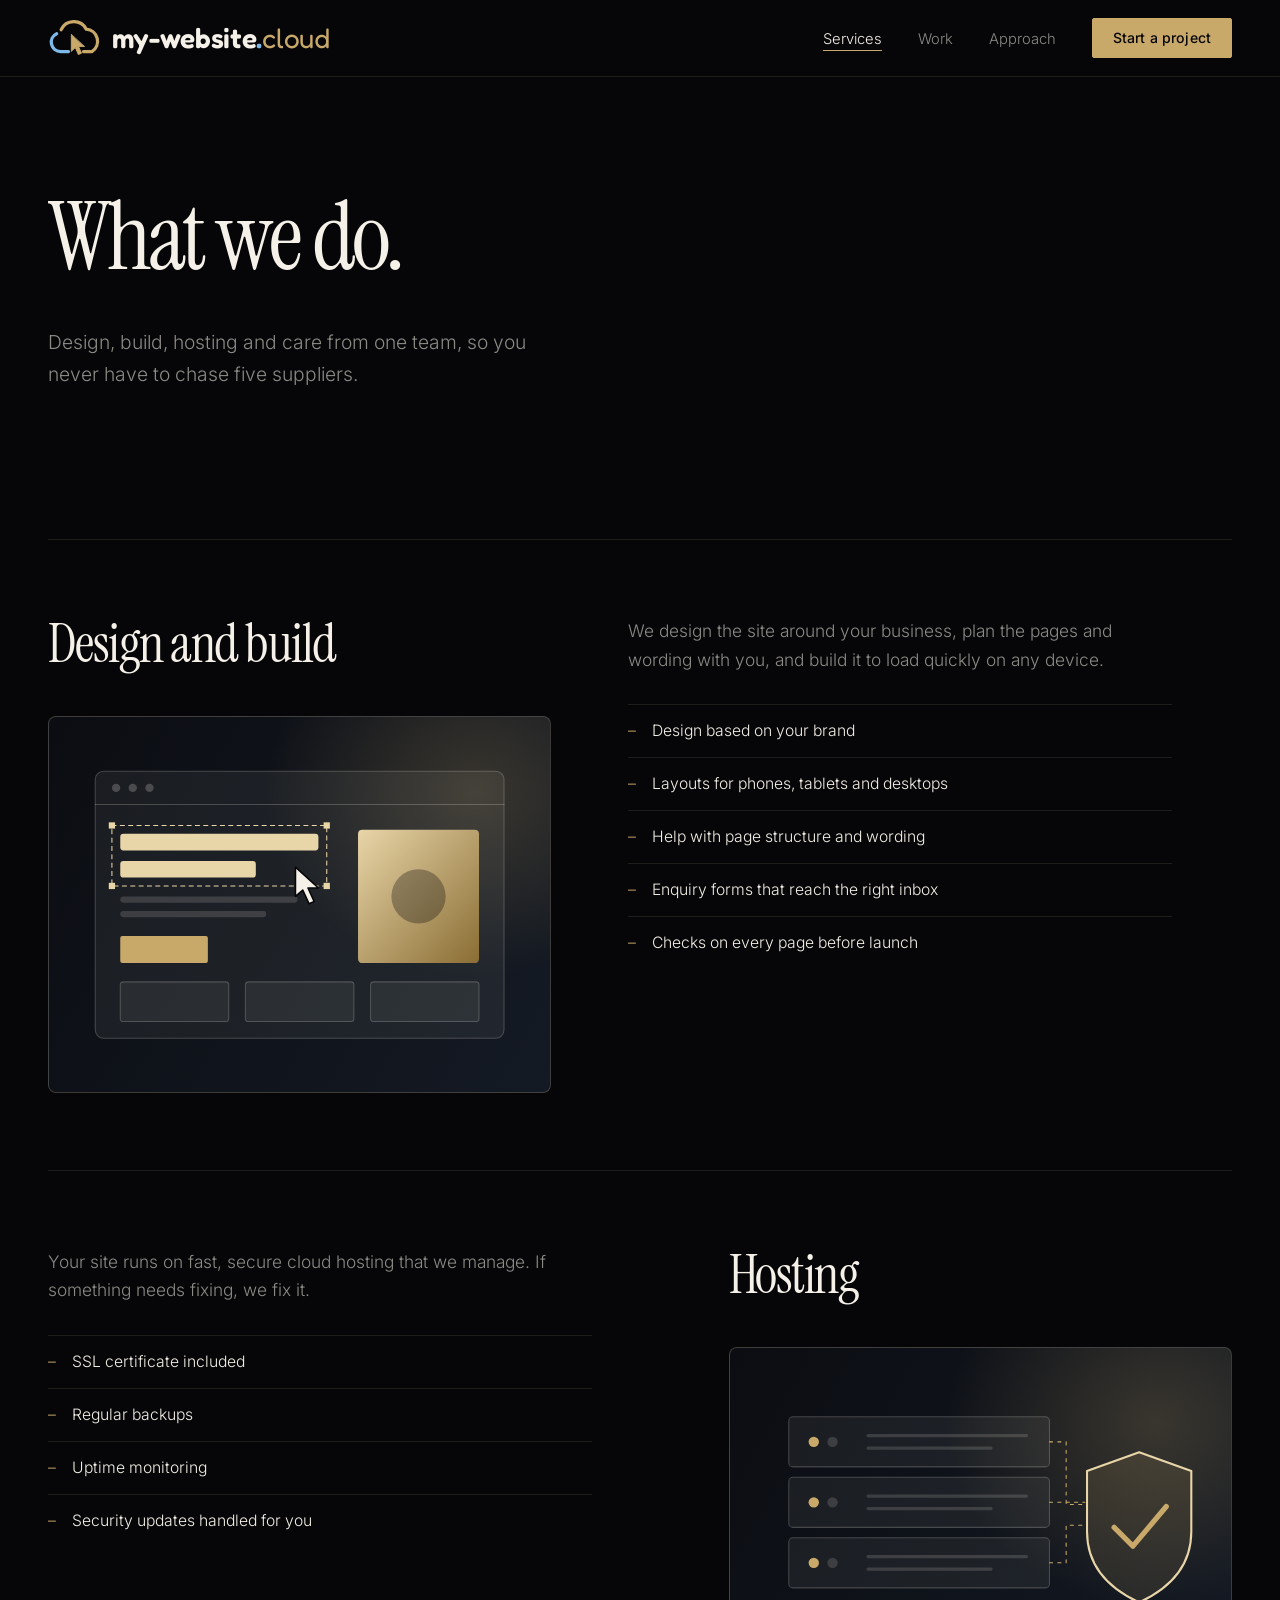
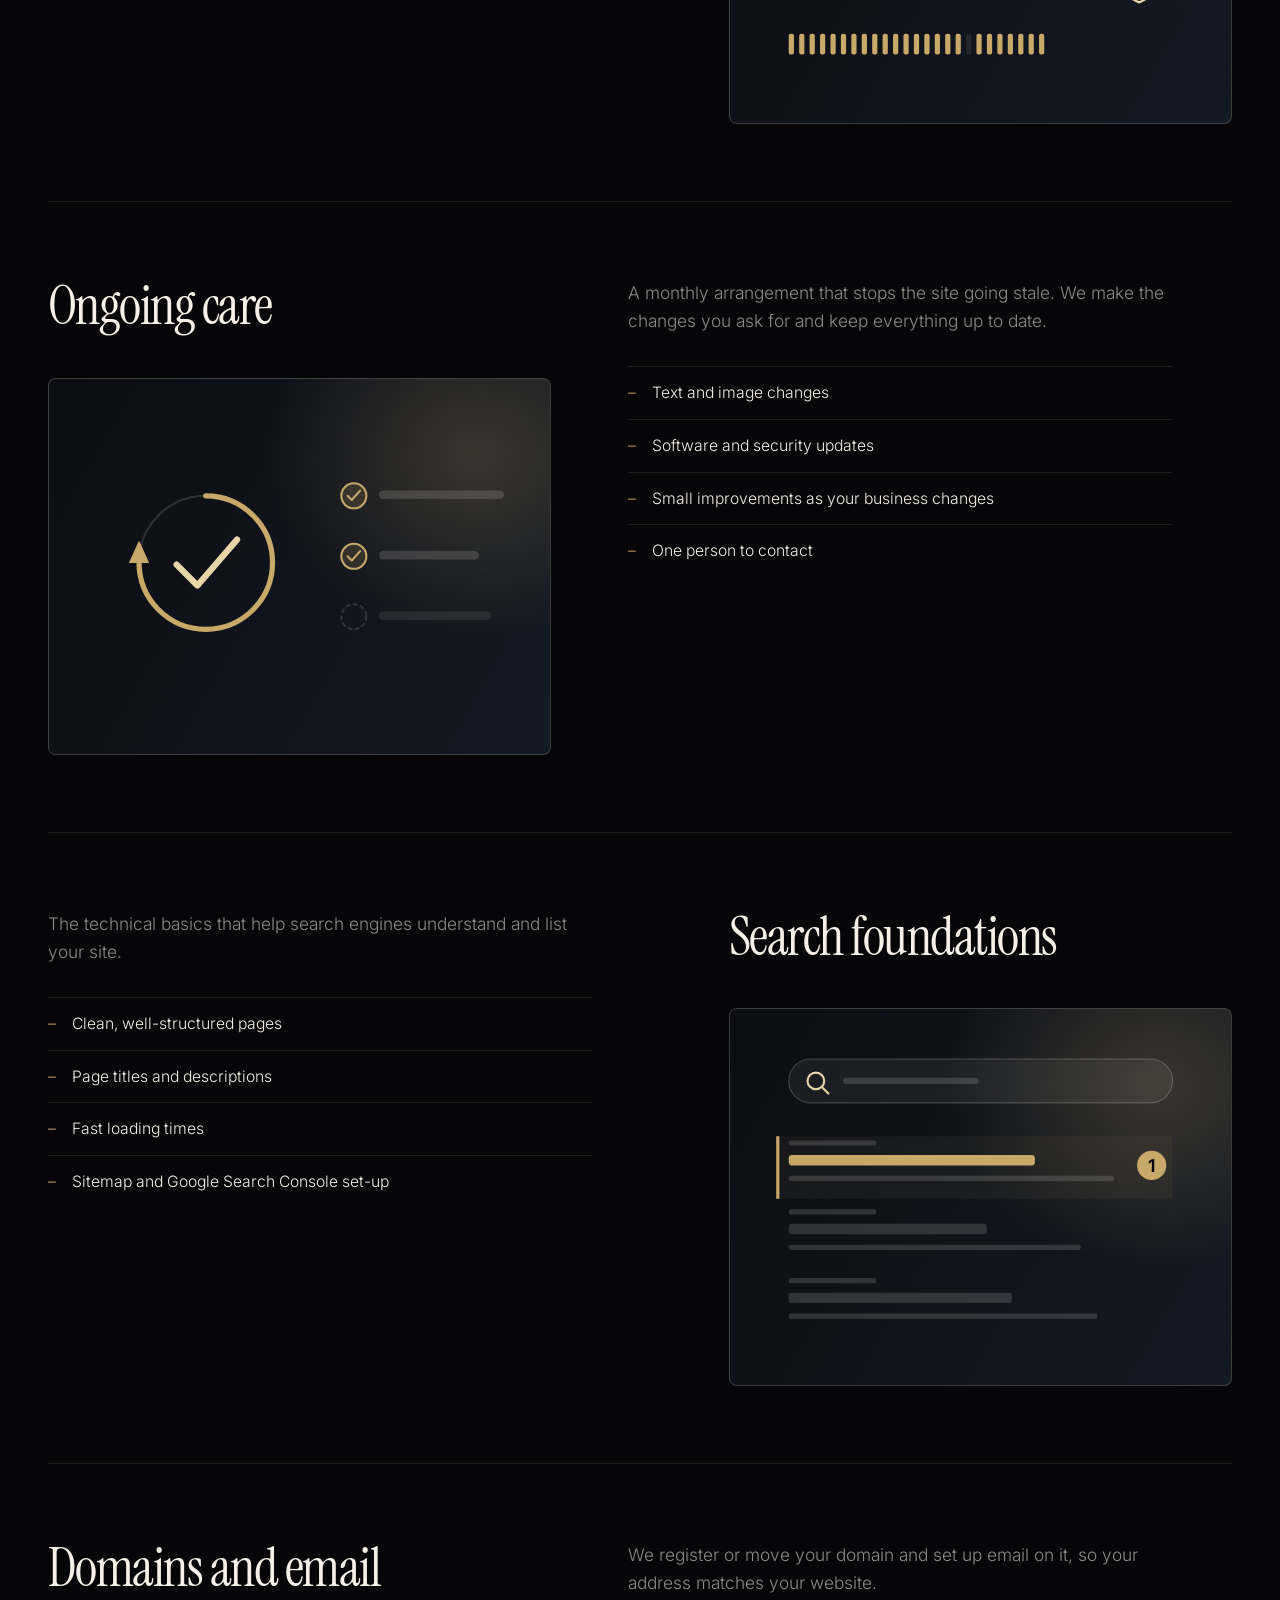
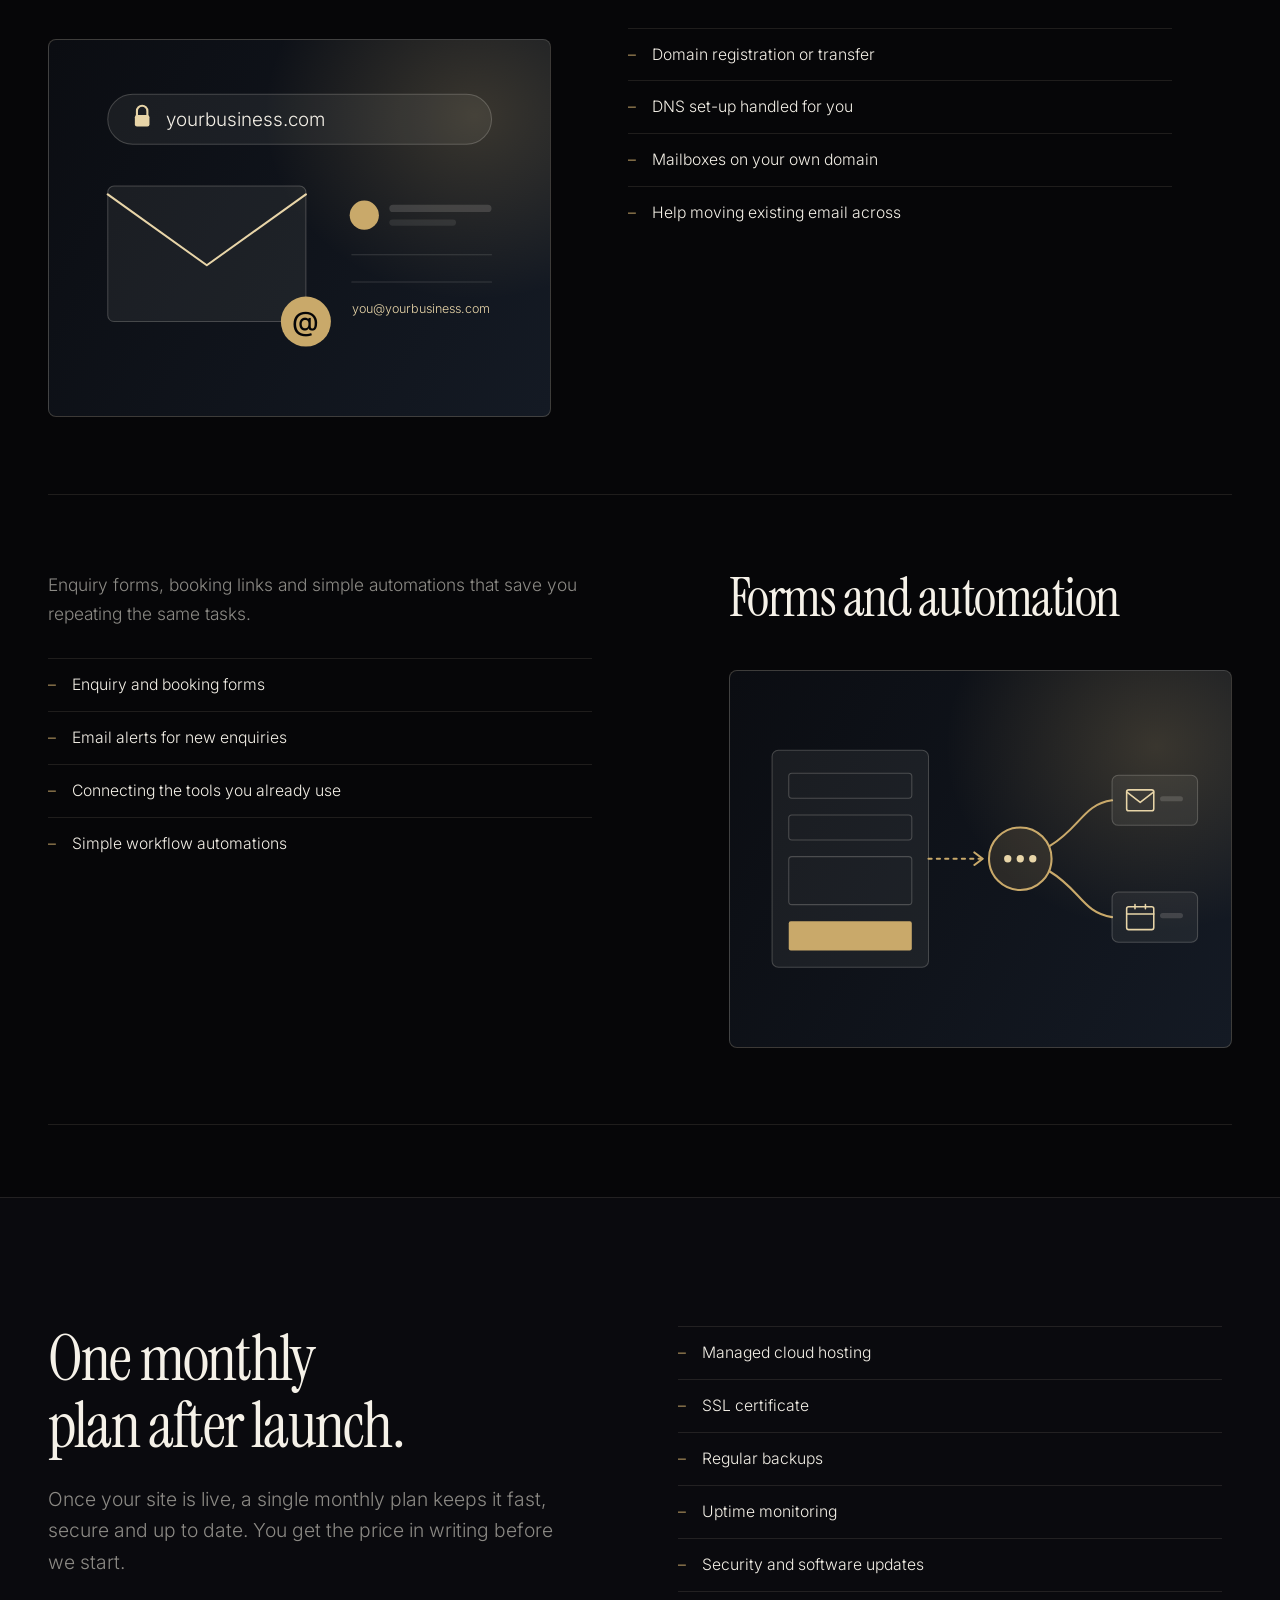
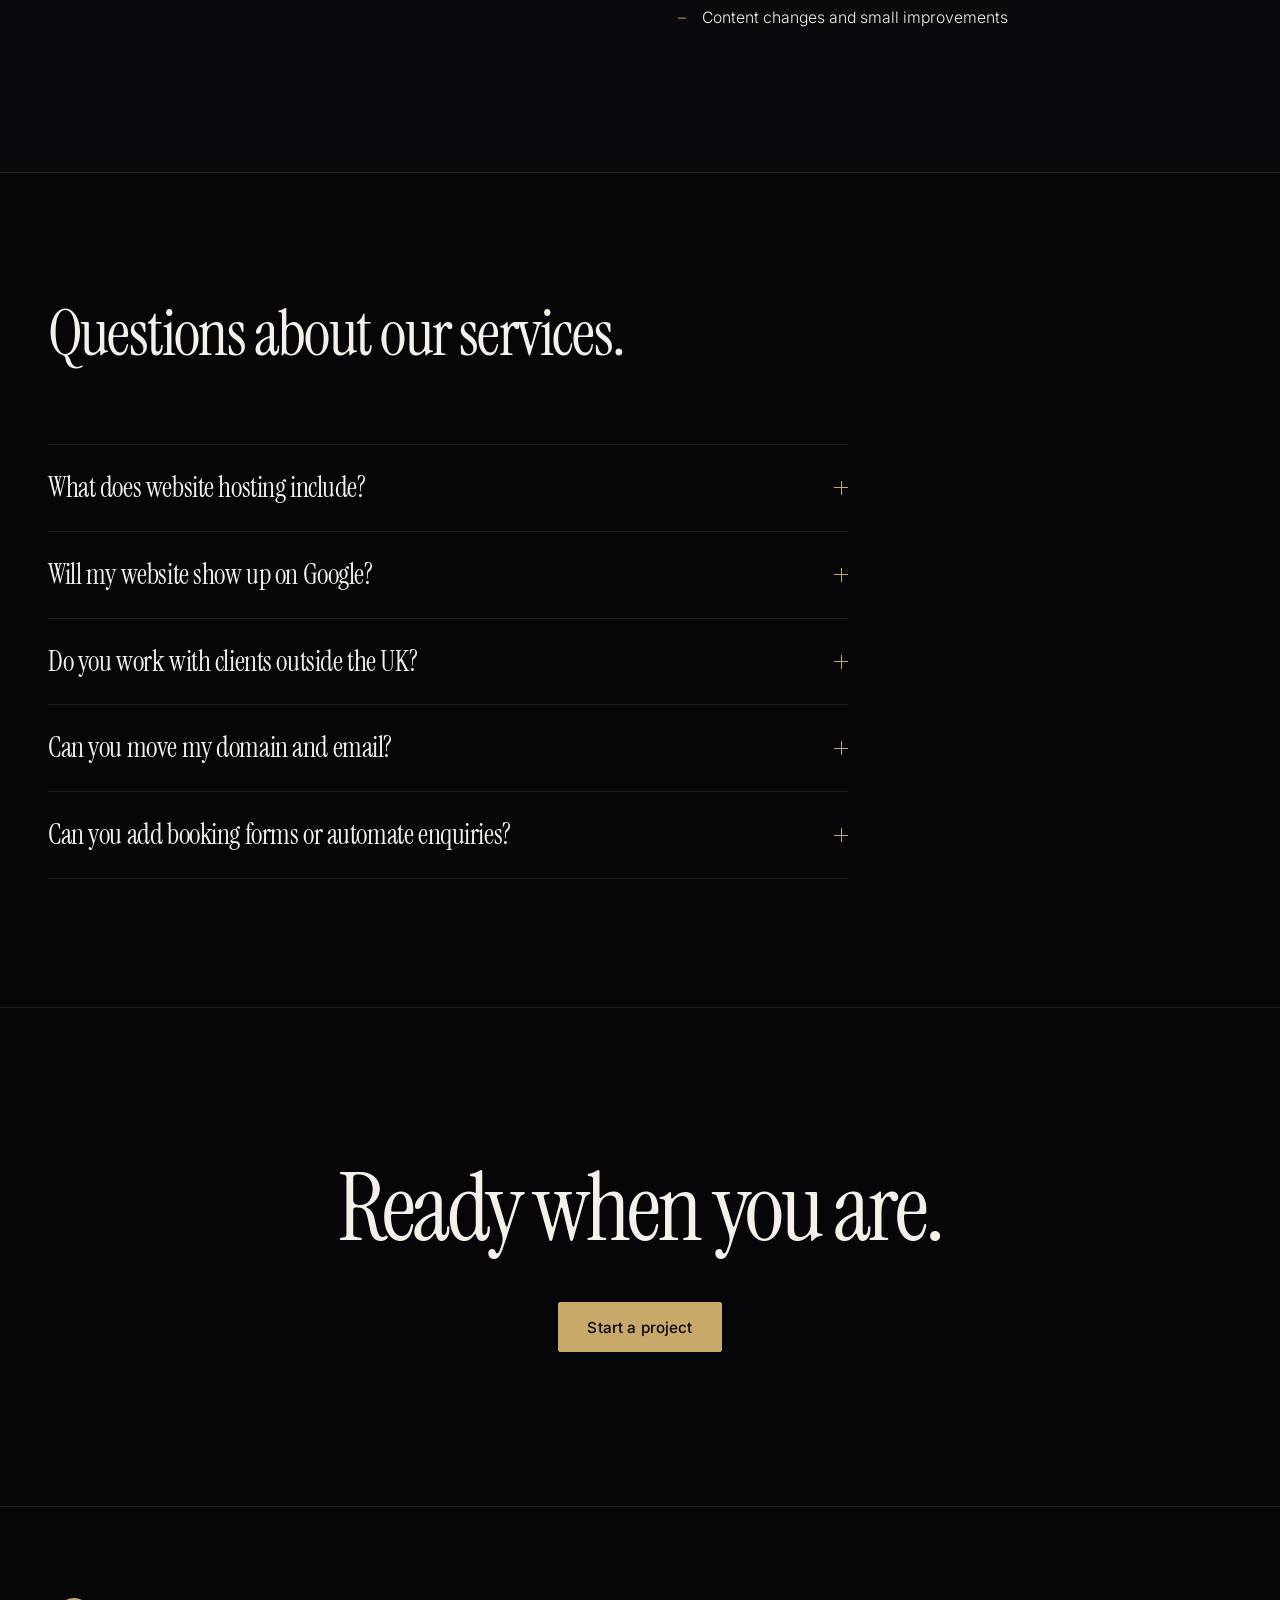
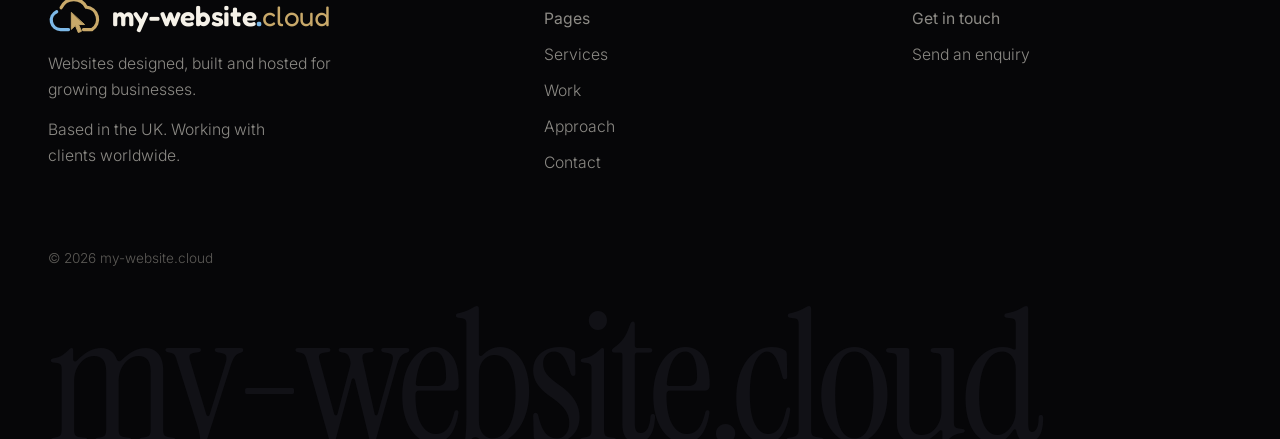
<file: services.html>
<!DOCTYPE html>
<html lang="en-GB">
<head>
<meta charset="utf-8">
<meta name="viewport" content="width=device-width, initial-scale=1">
<title>Web design, hosting and care services | my-website.cloud</title>
<meta name="description" content="Website design and build, managed hosting, ongoing care, search foundations, domains and email, and automation, all from one team on one monthly plan.">
<meta name="robots" content="index, follow, max-image-preview:large, max-snippet:-1, max-video-preview:-1">
<link rel="canonical" href="https://my-website.cloud/services.html">
<link rel="alternate" hreflang="en-GB" href="https://my-website.cloud/services.html">
<link rel="alternate" hreflang="x-default" href="https://my-website.cloud/services.html">
<meta name="theme-color" content="#060608">
<meta name="author" content="my-website.cloud">
<meta property="og:type" content="website">
<meta property="og:site_name" content="my-website.cloud">
<meta property="og:locale" content="en_GB">
<meta property="og:title" content="Web design, hosting and care services | my-website.cloud">
<meta property="og:description" content="Website design and build, managed hosting, ongoing care, search foundations, domains and email, and automation, all from one team on one monthly plan.">
<meta property="og:url" content="https://my-website.cloud/services.html">
<meta property="og:image" content="https://my-website.cloud/og-image.png">
<meta property="og:image:width" content="1200">
<meta property="og:image:height" content="630">
<meta property="og:image:alt" content="my-website.cloud: websites designed, built and hosted.">
<meta name="twitter:card" content="summary_large_image">
<meta name="twitter:title" content="Web design, hosting and care services | my-website.cloud">
<meta name="twitter:description" content="Website design and build, managed hosting, ongoing care, search foundations, domains and email, and automation, all from one team on one monthly plan.">
<meta name="twitter:image" content="https://my-website.cloud/og-image.png">
<link rel="icon" href="favicon.ico" sizes="48x48">
<link rel="icon" href="favicon.svg" type="image/svg+xml">
<link rel="apple-touch-icon" href="apple-touch-icon.png">
<link rel="manifest" href="site.webmanifest">
<link rel="sitemap" type="application/xml" href="sitemap.xml">
<link rel="preload" href="fonts/inter-latin-300-normal.woff2" as="font" type="font/woff2" crossorigin>
<link rel="preload" href="fonts/instrument-serif-latin-400-normal.woff2" as="font" type="font/woff2" crossorigin>
<script type="application/ld+json">{"@context":"https://schema.org","@graph":[{"@type":["Organization","ProfessionalService"],"@id":"https://my-website.cloud/#organization","name":"my-website.cloud","url":"https://my-website.cloud/","logo":{"@type":"ImageObject","url":"https://my-website.cloud/icon-512.png","width":512,"height":512},"image":"https://my-website.cloud/og-image.png","description":"Websites designed, built and hosted for growing businesses.","areaServed":"Worldwide","address":{"@type":"PostalAddress","addressCountry":"GB"},"contactPoint":{"@type":"ContactPoint","contactType":"sales","url":"https://my-website.cloud/contact.html","availableLanguage":"en-GB"},"knowsAbout":["Web design","Web development","Website hosting","Website maintenance","Search engine optimisation","Domain names and business email","Workflow automation"]},{"@type":"WebSite","@id":"https://my-website.cloud/#website","url":"https://my-website.cloud/","name":"my-website.cloud","description":"Websites designed, built and hosted for growing businesses.","inLanguage":"en-GB","publisher":{"@id":"https://my-website.cloud/#organization"}},{"@type":"BreadcrumbList","@id":"https://my-website.cloud/services.html#breadcrumb","itemListElement":[{"@type":"ListItem","position":1,"name":"Home","item":"https://my-website.cloud/"},{"@type":"ListItem","position":2,"name":"Services","item":"https://my-website.cloud/services.html"}]},{"@type":"WebPage","@id":"https://my-website.cloud/services.html#webpage","url":"https://my-website.cloud/services.html","name":"Web design, hosting and care services | my-website.cloud","description":"Website design and build, managed hosting, ongoing care, search foundations, domains and email, and automation, all from one team on one monthly plan.","inLanguage":"en-GB","isPartOf":{"@id":"https://my-website.cloud/#website"},"about":{"@id":"https://my-website.cloud/#organization"},"primaryImageOfPage":{"@type":"ImageObject","url":"https://my-website.cloud/og-image.png"},"dateModified":"2026-11-09","breadcrumb":{"@id":"https://my-website.cloud/services.html#breadcrumb"},"mainEntity":{"@id":"https://my-website.cloud/services.html#services"}},{"@type":"ItemList","@id":"https://my-website.cloud/services.html#services","name":"Services","itemListElement":[{"@type":"ListItem","position":1,"item":{"@id":"https://my-website.cloud/services.html#design"}},{"@type":"ListItem","position":2,"item":{"@id":"https://my-website.cloud/services.html#hosting"}},{"@type":"ListItem","position":3,"item":{"@id":"https://my-website.cloud/services.html#care"}},{"@type":"ListItem","position":4,"item":{"@id":"https://my-website.cloud/services.html#search"}},{"@type":"ListItem","position":5,"item":{"@id":"https://my-website.cloud/services.html#domains"}},{"@type":"ListItem","position":6,"item":{"@id":"https://my-website.cloud/services.html#automation"}}]},{"@type":"Service","@id":"https://my-website.cloud/services.html#design","name":"Design and build","description":"We design the site around your business, plan the pages and wording with you, and build it to load quickly on any device.","serviceType":"Design and build","provider":{"@id":"https://my-website.cloud/#organization"},"url":"https://my-website.cloud/services.html#design"},{"@type":"Service","@id":"https://my-website.cloud/services.html#hosting","name":"Hosting","description":"Your site runs on fast, secure cloud hosting that we manage. If something needs fixing, we fix it.","serviceType":"Hosting","provider":{"@id":"https://my-website.cloud/#organization"},"url":"https://my-website.cloud/services.html#hosting"},{"@type":"Service","@id":"https://my-website.cloud/services.html#care","name":"Ongoing care","description":"A monthly arrangement that stops the site going stale. We make the changes you ask for and keep everything up to date.","serviceType":"Ongoing care","provider":{"@id":"https://my-website.cloud/#organization"},"url":"https://my-website.cloud/services.html#care"},{"@type":"Service","@id":"https://my-website.cloud/services.html#search","name":"Search foundations","description":"The technical basics that help search engines understand and list your site.","serviceType":"Search foundations","provider":{"@id":"https://my-website.cloud/#organization"},"url":"https://my-website.cloud/services.html#search"},{"@type":"Service","@id":"https://my-website.cloud/services.html#domains","name":"Domains and email","description":"We register or move your domain and set up email on it, so your address matches your website.","serviceType":"Domains and email","provider":{"@id":"https://my-website.cloud/#organization"},"url":"https://my-website.cloud/services.html#domains"},{"@type":"Service","@id":"https://my-website.cloud/services.html#automation","name":"Forms and automation","description":"Enquiry forms, booking links and simple automations that save you repeating the same tasks.","serviceType":"Forms and automation","provider":{"@id":"https://my-website.cloud/#organization"},"url":"https://my-website.cloud/services.html#automation"},{"@type":"FAQPage","@id":"https://my-website.cloud/services.html#faq","inLanguage":"en-GB","isPartOf":{"@id":"https://my-website.cloud/services.html#webpage"},"mainEntity":[{"@type":"Question","name":"What does website hosting include?","acceptedAnswer":{"@type":"Answer","text":"Managed cloud hosting with an SSL certificate, regular backups, uptime monitoring, and security and software updates, all handled by us."}},{"@type":"Question","name":"Will my website show up on Google?","acceptedAnswer":{"@type":"Answer","text":"We build in the technical foundations: clean page structure, clear page titles and descriptions, fast loading times, a sitemap and Google Search Console set-up. Where you rank also depends on your content and your competition, so we do not promise a position."}},{"@type":"Question","name":"Do you work with clients outside the UK?","acceptedAnswer":{"@type":"Answer","text":"Yes. We are based in the UK and work with clients anywhere in the world. Everything is handled online."}},{"@type":"Question","name":"Can you move my domain and email?","acceptedAnswer":{"@type":"Answer","text":"Yes. We can register or transfer your domain, handle the DNS settings and set up mailboxes on your own domain, including moving existing email across."}},{"@type":"Question","name":"Can you add booking forms or automate enquiries?","acceptedAnswer":{"@type":"Answer","text":"Yes. We set up enquiry and booking forms, email alerts for new enquiries, and simple automations that connect the tools you already use."}}]}]}</script>
<script>try{if(!sessionStorage.getItem("lg")&&!matchMedia("(prefers-reduced-motion:reduce)").matches){document.documentElement.classList.add("lg-play");sessionStorage.setItem("lg","1")}}catch(e){}</script>
<link rel="stylesheet" href="styles.css">
</head>
<body>
<a class="skip" href="#main">Skip to content</a>
<header class="site-header">
  <div class="wrap site-header__in">
    <!-- LOGO SLOT: replace the contents of this link with your logo (inline SVG or an <img>) -->
    <a class="logo" href="index.html" aria-label="my-website.cloud, home"><svg class="logo__mark" viewBox="0 6 112 90" aria-hidden="true"><path class="m-blue" pathLength="1" d="M28.2 33.17A30 30 0 0 1 82 32A26 26 0 0 1 94 80H76"/><path class="m-gold" pathLength="1" d="M44 80H27A20 20 0 0 1 18.55 41.87"/><circle class="m-ripple" cx="50" cy="44" r="5"/><path class="m-cursor" d="M50 44V79.65L58.6 71.6L64.95 86.55L71.85 83.7L65.5 69.3H77.6Z"/></svg><span class="logo__word"><b>my-website</b><i>.</i><u>cloud</u></span></a>
    <nav aria-label="Main">
      <button class="menu-btn" id="menuBtn" aria-expanded="false" aria-controls="nav">Menu</button>
      <ul class="nav" id="nav">
        <li><a href="services.html" aria-current="page">Services</a></li><li><a href="work.html">Work</a></li><li><a href="about.html">Approach</a></li>
        <li><a class="btn btn--sm" href="contact.html">Start a project</a></li>
      </ul>
    </nav>
  </div>
</header>
<main id="main">

<section class="page-head">
  <div class="wrap">
    <h1 class="display display--md" aria-label="What we do."><span class="ln"><span>What we do.</span></span></h1>
    <p class="lead">Design, build, hosting and care from one team, so you never have to chase five suppliers.</p>
  </div>
</section>

<section class="section--tight">
  <div class="wrap">
    <section class="svc-block" id="design">
      <div class="svc-block__media"><h2>Design and build</h2><figure class="svc-fig"><svg viewBox="0 0 480 360" role="img" aria-label="A web page layout being designed" fill="none" stroke-linecap="round" stroke-linejoin="round">
<defs><linearGradient id="gd1" x1="0" y1="0" x2="1" y2="1"><stop offset="0" stop-color="#E8D5A8"/><stop offset="1" stop-color="#8A6D34"/></linearGradient></defs>
<rect x="44" y="52" width="392" height="256" rx="8" fill="rgba(245,241,232,.06)" stroke="rgba(245,241,232,.22)"/>
<path d="M44 84H436" stroke="rgba(245,241,232,.22)"/>
<circle cx="64" cy="68" r="4" fill="rgba(245,241,232,.22)"/><circle cx="80" cy="68" r="4" fill="rgba(245,241,232,.22)"/><circle cx="96" cy="68" r="4" fill="rgba(245,241,232,.22)"/>
<rect x="68" y="112" width="190" height="16" rx="3" fill="#E8D5A8"/>
<rect x="68" y="138" width="130" height="16" rx="3" fill="#E8D5A8"/>
<rect x="68" y="172" width="170" height="6" rx="3" fill="rgba(245,241,232,.15)"/>
<rect x="68" y="186" width="140" height="6" rx="3" fill="rgba(245,241,232,.15)"/>
<rect x="68" y="210" width="84" height="26" rx="2" fill="#C9A96A"/>
<rect x="296" y="108" width="116" height="128" rx="4" fill="url(#gd1)"/>
<circle cx="354" cy="172" r="26" fill="rgba(6,6,8,.3)"/>
<rect x="68" y="254" width="104" height="38" rx="3" fill="rgba(245,241,232,.06)" stroke="rgba(245,241,232,.22)"/>
<rect x="188" y="254" width="104" height="38" rx="3" fill="rgba(245,241,232,.06)" stroke="rgba(245,241,232,.22)"/>
<rect x="308" y="254" width="104" height="38" rx="3" fill="rgba(245,241,232,.06)" stroke="rgba(245,241,232,.22)"/>
<rect x="60" y="104" width="206" height="58" stroke="#E8D5A8" stroke-dasharray="4 4"/>
<rect x="57" y="101" width="6" height="6" fill="#E8D5A8"/><rect x="263" y="101" width="6" height="6" fill="#E8D5A8"/><rect x="57" y="159" width="6" height="6" fill="#E8D5A8"/><rect x="263" y="159" width="6" height="6" fill="#E8D5A8"/>
<path d="M236 144v28l7-6 6 13 5-2-6-13h10z" fill="#F5F1E8" stroke="#060608" stroke-width="1.5"/></svg></figure></div>
      <div class="svc-block__text"><p>We design the site around your business, plan the pages and wording with you, and build it to load quickly on any device.</p><ul class="dashes"><li>Design based on your brand</li><li>Layouts for phones, tablets and desktops</li><li>Help with page structure and wording</li><li>Enquiry forms that reach the right inbox</li><li>Checks on every page before launch</li></ul></div>
    </section>
    <section class="svc-block" id="hosting">
      <div class="svc-block__media"><h2>Hosting</h2><figure class="svc-fig"><svg viewBox="0 0 480 360" role="img" aria-label="Servers protected by an SSL shield, with uptime monitoring" fill="none" stroke-linecap="round" stroke-linejoin="round">
<rect x="56" y="66" width="250" height="48" rx="4" fill="rgba(245,241,232,.06)" stroke="rgba(245,241,232,.22)"/>
<circle cx="80" cy="90" r="5" fill="#C9A96A" stroke="none"/><circle cx="98" cy="90" r="5" fill="rgba(245,241,232,.15)" stroke="none"/>
<path d="M132 84H284M132 96H250" stroke="rgba(245,241,232,.15)" stroke-width="3"/><rect x="56" y="124" width="250" height="48" rx="4" fill="rgba(245,241,232,.06)" stroke="rgba(245,241,232,.22)"/>
<circle cx="80" cy="148" r="5" fill="#C9A96A" stroke="none"/><circle cx="98" cy="148" r="5" fill="rgba(245,241,232,.15)" stroke="none"/>
<path d="M132 142H284M132 154H250" stroke="rgba(245,241,232,.15)" stroke-width="3"/><rect x="56" y="182" width="250" height="48" rx="4" fill="rgba(245,241,232,.06)" stroke="rgba(245,241,232,.22)"/>
<circle cx="80" cy="206" r="5" fill="#C9A96A" stroke="none"/><circle cx="98" cy="206" r="5" fill="rgba(245,241,232,.15)" stroke="none"/>
<path d="M132 200H284M132 212H250" stroke="rgba(245,241,232,.15)" stroke-width="3"/>
<path d="M306 90H322V150H340M306 148H340M306 206H322V170H340" stroke="#C9A96A" stroke-dasharray="3 5"/>
<path d="M392 100 442 118V176C442 212 418 232 392 244 366 232 342 212 342 176V118Z" fill="rgba(201,169,106,.12)" stroke="#E8D5A8" stroke-width="2"/>
<path d="M368 172 386 190 418 152" stroke="#C9A96A" stroke-width="5"/>
<rect x="56" y="274" width="5" height="20" rx="2" fill="#C9A96A" stroke="none" opacity="1"/><rect x="66" y="274" width="5" height="20" rx="2" fill="#C9A96A" stroke="none" opacity="1"/><rect x="76" y="274" width="5" height="20" rx="2" fill="#C9A96A" stroke="none" opacity="1"/><rect x="86" y="274" width="5" height="20" rx="2" fill="#C9A96A" stroke="none" opacity="1"/><rect x="96" y="274" width="5" height="20" rx="2" fill="#C9A96A" stroke="none" opacity="1"/><rect x="106" y="274" width="5" height="20" rx="2" fill="#C9A96A" stroke="none" opacity="1"/><rect x="116" y="274" width="5" height="20" rx="2" fill="#C9A96A" stroke="none" opacity="1"/><rect x="126" y="274" width="5" height="20" rx="2" fill="#C9A96A" stroke="none" opacity="1"/><rect x="136" y="274" width="5" height="20" rx="2" fill="#C9A96A" stroke="none" opacity="1"/><rect x="146" y="274" width="5" height="20" rx="2" fill="#C9A96A" stroke="none" opacity="1"/><rect x="156" y="274" width="5" height="20" rx="2" fill="#C9A96A" stroke="none" opacity="1"/><rect x="166" y="274" width="5" height="20" rx="2" fill="#C9A96A" stroke="none" opacity="1"/><rect x="176" y="274" width="5" height="20" rx="2" fill="#C9A96A" stroke="none" opacity="1"/><rect x="186" y="274" width="5" height="20" rx="2" fill="#C9A96A" stroke="none" opacity="1"/><rect x="196" y="274" width="5" height="20" rx="2" fill="#C9A96A" stroke="none" opacity="1"/><rect x="206" y="274" width="5" height="20" rx="2" fill="#C9A96A" stroke="none" opacity="1"/><rect x="216" y="274" width="5" height="20" rx="2" fill="#C9A96A" stroke="none" opacity="1"/><rect x="226" y="274" width="5" height="20" rx="2" fill="rgba(245,241,232,.15)" stroke="none" opacity="0.55"/><rect x="236" y="274" width="5" height="20" rx="2" fill="#C9A96A" stroke="none" opacity="1"/><rect x="246" y="274" width="5" height="20" rx="2" fill="#C9A96A" stroke="none" opacity="1"/><rect x="256" y="274" width="5" height="20" rx="2" fill="#C9A96A" stroke="none" opacity="1"/><rect x="266" y="274" width="5" height="20" rx="2" fill="#C9A96A" stroke="none" opacity="1"/><rect x="276" y="274" width="5" height="20" rx="2" fill="#C9A96A" stroke="none" opacity="1"/><rect x="286" y="274" width="5" height="20" rx="2" fill="#C9A96A" stroke="none" opacity="1"/><rect x="296" y="274" width="5" height="20" rx="2" fill="#C9A96A" stroke="none" opacity="1"/></svg></figure></div>
      <div class="svc-block__text"><p>Your site runs on fast, secure cloud hosting that we manage. If something needs fixing, we fix it.</p><ul class="dashes"><li>SSL certificate included</li><li>Regular backups</li><li>Uptime monitoring</li><li>Security updates handled for you</li></ul></div>
    </section>
    <section class="svc-block" id="care">
      <div class="svc-block__media"><h2>Ongoing care</h2><figure class="svc-fig"><svg viewBox="0 0 480 360" role="img" aria-label="A maintenance cycle with a completed checklist" fill="none" stroke-linecap="round" stroke-linejoin="round">
<circle cx="150" cy="176" r="64" stroke="rgba(245,241,232,.15)" stroke-width="2"/>
<path d="M150 112A64 64 0 1 1 86 176" stroke="#C9A96A" stroke-width="5"/>
<path d="M86 156 77 176H95Z" fill="#C9A96A" stroke="#C9A96A"/>
<path d="M122 178 142 198 180 154" stroke="#E8D5A8" stroke-width="6"/>
<g>
<circle cx="292" cy="112" r="12" fill="rgba(201,169,106,.16)" stroke="#C9A96A" stroke-width="2"/><path d="M286 112l4 4 8-9" stroke="#C9A96A" stroke-width="2"/>
<rect x="316" y="107" width="120" height="8" rx="4" fill="rgba(245,241,232,.15)"/>
<circle cx="292" cy="170" r="12" fill="rgba(201,169,106,.16)" stroke="#C9A96A" stroke-width="2"/><path d="M286 170l4 4 8-9" stroke="#C9A96A" stroke-width="2"/>
<rect x="316" y="165" width="96" height="8" rx="4" fill="rgba(245,241,232,.15)"/>
<circle cx="292" cy="228" r="12" stroke="rgba(245,241,232,.15)" stroke-width="2" stroke-dasharray="3 4"/>
<rect x="316" y="223" width="108" height="8" rx="4" fill="rgba(245,241,232,.15)" opacity=".6"/>
</g></svg></figure></div>
      <div class="svc-block__text"><p>A monthly arrangement that stops the site going stale. We make the changes you ask for and keep everything up to date.</p><ul class="dashes"><li>Text and image changes</li><li>Software and security updates</li><li>Small improvements as your business changes</li><li>One person to contact</li></ul></div>
    </section>
    <section class="svc-block" id="search">
      <div class="svc-block__media"><h2>Search foundations</h2><figure class="svc-fig"><svg viewBox="0 0 480 360" role="img" aria-label="A search result ranking first" fill="none" stroke-linecap="round" stroke-linejoin="round">
<rect x="56" y="48" width="368" height="42" rx="21" fill="rgba(245,241,232,.06)" stroke="rgba(245,241,232,.22)"/>
<circle cx="82" cy="69" r="8" stroke="#E8D5A8" stroke-width="2"/><path d="M88 75l6 6" stroke="#E8D5A8" stroke-width="2"/>
<rect x="108" y="66" width="130" height="6" rx="3" fill="rgba(245,241,232,.15)"/>
<rect x="44" y="122" width="3" height="60" fill="#C9A96A"/>
<rect x="44" y="122" width="380" height="60" fill="rgba(201,169,106,.06)" stroke="none"/>
<rect x="56" y="126" width="84" height="5" rx="2.5" fill="rgba(245,241,232,.15)"/>
<rect x="56" y="140" width="236" height="10" rx="3" fill="#C9A96A"/>
<rect x="56" y="160" width="312" height="5" rx="2.5" fill="rgba(245,241,232,.15)"/><rect x="56" y="192" width="84" height="5" rx="2.5" fill="rgba(245,241,232,.15)"/>
<rect x="56" y="206" width="190" height="10" rx="3" fill="rgba(245,241,232,.15)"/>
<rect x="56" y="226" width="280" height="5" rx="2.5" fill="rgba(245,241,232,.15)"/><rect x="56" y="258" width="84" height="5" rx="2.5" fill="rgba(245,241,232,.15)"/>
<rect x="56" y="272" width="214" height="10" rx="3" fill="rgba(245,241,232,.15)"/>
<rect x="56" y="292" width="296" height="5" rx="2.5" fill="rgba(245,241,232,.15)"/>
<circle cx="404" cy="150" r="14" fill="#C9A96A" stroke="none"/>
<text x="404" y="156" text-anchor="middle" font-family="Inter,sans-serif" font-size="16" font-weight="600" fill="#060608" stroke="none">1</text></svg></figure></div>
      <div class="svc-block__text"><p>The technical basics that help search engines understand and list your site.</p><ul class="dashes"><li>Clean, well-structured pages</li><li>Page titles and descriptions</li><li>Fast loading times</li><li>Sitemap and Google Search Console set-up</li></ul></div>
    </section>
    <section class="svc-block" id="domains">
      <div class="svc-block__media"><h2>Domains and email</h2><figure class="svc-fig"><svg viewBox="0 0 480 360" role="img" aria-label="A domain name in a browser address bar and a mailbox on that domain" fill="none" stroke-linecap="round" stroke-linejoin="round">
<rect x="56" y="52" width="368" height="48" rx="24" fill="rgba(245,241,232,.06)" stroke="rgba(245,241,232,.22)"/>
<rect x="82" y="72" width="14" height="11" rx="2" fill="#E8D5A8" stroke="none"/><path d="M84 72v-4a5 5 0 0 1 10 0v4" stroke="#E8D5A8" stroke-width="2"/>
<text x="112" y="82" font-family="Inter,sans-serif" font-size="18" fill="#F5F1E8" stroke="none">yourbusiness.com</text>
<rect x="56" y="140" width="190" height="130" rx="6" fill="rgba(245,241,232,.06)" stroke="rgba(245,241,232,.22)"/>
<path d="M56 148 151 216 246 148" stroke="#E8D5A8" stroke-width="2"/>
<circle cx="246" cy="270" r="24" fill="#C9A96A" stroke="none"/>
<text x="246" y="279" text-anchor="middle" font-family="Inter,sans-serif" font-size="26" font-weight="500" fill="#060608" stroke="none">@</text>
<circle cx="302" cy="168" r="14" fill="#C9A96A" stroke="none"/>
<rect x="326" y="158" width="98" height="7" rx="3.5" fill="rgba(245,241,232,.15)"/><rect x="326" y="172" width="64" height="6" rx="3" fill="rgba(245,241,232,.15)" opacity=".6"/>
<path d="M290 206H424M290 232H424" stroke="rgba(245,241,232,.15)"/>
<text x="290" y="262" font-family="Inter,sans-serif" font-size="12" fill="#E8D5A8" stroke="none">you@yourbusiness.com</text></svg></figure></div>
      <div class="svc-block__text"><p>We register or move your domain and set up email on it, so your address matches your website.</p><ul class="dashes"><li>Domain registration or transfer</li><li>DNS set-up handled for you</li><li>Mailboxes on your own domain</li><li>Help moving existing email across</li></ul></div>
    </section>
    <section class="svc-block" id="automation">
      <div class="svc-block__media"><h2>Forms and automation</h2><figure class="svc-fig"><svg viewBox="0 0 480 360" role="img" aria-label="A form feeding an automated workflow that sends an email and books a slot" fill="none" stroke-linecap="round" stroke-linejoin="round">
<rect x="40" y="76" width="150" height="208" rx="6" fill="rgba(245,241,232,.06)" stroke="rgba(245,241,232,.22)"/>
<rect x="56" y="98" width="118" height="24" rx="3" stroke="rgba(245,241,232,.22)"/><rect x="56" y="138" width="118" height="24" rx="3" stroke="rgba(245,241,232,.22)"/><rect x="56" y="178" width="118" height="46" rx="3" stroke="rgba(245,241,232,.22)"/>
<rect x="56" y="240" width="118" height="28" rx="2" fill="#C9A96A" stroke="none"/>
<path d="M190 180H240" stroke="#C9A96A" stroke-width="2" stroke-dasharray="3 5"/><path d="M234 174l8 6-8 6" stroke="#C9A96A" stroke-width="2"/>
<circle cx="278" cy="180" r="30" fill="rgba(201,169,106,.14)" stroke="#C9A96A" stroke-width="2"/>
<circle cx="266" cy="180" r="3.5" fill="#E8D5A8" stroke="none"/><circle cx="278" cy="180" r="3.5" fill="#E8D5A8" stroke="none"/><circle cx="290" cy="180" r="3.5" fill="#E8D5A8" stroke="none"/>
<path d="M306 168C336 150 338 128 366 124M306 192C336 210 338 232 366 236" stroke="#C9A96A" stroke-width="2"/>
<rect x="366" y="100" width="82" height="48" rx="6" fill="rgba(245,241,232,.06)" stroke="rgba(245,241,232,.22)"/>
<rect x="380" y="114" width="26" height="20" rx="2" stroke="#E8D5A8" stroke-width="1.5"/><path d="M380 116 393 126 406 116" stroke="#E8D5A8" stroke-width="1.5"/><rect x="412" y="120" width="22" height="5" rx="2.5" fill="rgba(245,241,232,.15)"/>
<rect x="366" y="212" width="82" height="48" rx="6" fill="rgba(245,241,232,.06)" stroke="rgba(245,241,232,.22)"/>
<rect x="380" y="226" width="26" height="22" rx="2" stroke="#E8D5A8" stroke-width="1.5"/><path d="M380 233H406M388 224v4M398 224v4" stroke="#E8D5A8" stroke-width="1.5"/><rect x="412" y="232" width="22" height="5" rx="2.5" fill="rgba(245,241,232,.15)"/></svg></figure></div>
      <div class="svc-block__text"><p>Enquiry forms, booking links and simple automations that save you repeating the same tasks.</p><ul class="dashes"><li>Enquiry and booking forms</li><li>Email alerts for new enquiries</li><li>Connecting the tools you already use</li><li>Simple workflow automations</li></ul></div>
    </section>
  </div>
</section>

<section class="section alt">
  <div class="wrap plan">
    <div>
      <h2 class="h2">One monthly plan after launch.</h2>
      <p class="lead" style="margin-top:24px">Once your site is live, a single monthly plan keeps it fast, secure and up to date. You get the price in writing before we start.</p>
    </div>
    <ul class="dashes">
      <li>Managed cloud hosting</li>
      <li>SSL certificate</li>
      <li>Regular backups</li>
      <li>Uptime monitoring</li>
      <li>Security and software updates</li>
      <li>Content changes and small improvements</li>
    </ul>
  </div>
</section>

<section class="section">
  <div class="wrap">
    <div class="section-head"><h2 class="h2">Questions about our services.</h2><span></span></div>
    <div class="faq">
      <details><summary>What does website hosting include?</summary><p>Managed cloud hosting with an SSL certificate, regular backups, uptime monitoring, and security and software updates, all handled by us.</p></details>
      <details><summary>Will my website show up on Google?</summary><p>We build in the technical foundations: clean page structure, clear page titles and descriptions, fast loading times, a sitemap and Google Search Console set-up. Where you rank also depends on your content and your competition, so we do not promise a position.</p></details>
      <details><summary>Do you work with clients outside the UK?</summary><p>Yes. We are based in the UK and work with clients anywhere in the world. Everything is handled online.</p></details>
      <details><summary>Can you move my domain and email?</summary><p>Yes. We can register or transfer your domain, handle the DNS settings and set up mailboxes on your own domain, including moving existing email across.</p></details>
      <details><summary>Can you add booking forms or automate enquiries?</summary><p>Yes. We set up enquiry and booking forms, email alerts for new enquiries, and simple automations that connect the tools you already use.</p></details>
    </div>
  </div>
</section>

<section class="cta">
  <div class="wrap">
    <h2>Ready when you are.</h2>
    <a class="btn" href="contact.html">Start a project</a>
  </div>
</section>
</main>
<footer class="footer">
  <div class="wrap">
    <div class="footer__top">
      <div>
        <a class="logo" href="index.html" aria-label="my-website.cloud, home"><svg class="logo__mark" viewBox="0 6 112 90" aria-hidden="true"><path class="m-blue" pathLength="1" d="M28.2 33.17A30 30 0 0 1 82 32A26 26 0 0 1 94 80H76"/><path class="m-gold" pathLength="1" d="M44 80H27A20 20 0 0 1 18.55 41.87"/><circle class="m-ripple" cx="50" cy="44" r="5"/><path class="m-cursor" d="M50 44V79.65L58.6 71.6L64.95 86.55L71.85 83.7L65.5 69.3H77.6Z"/></svg><span class="logo__word"><b>my-website</b><i>.</i><u>cloud</u></span></a>
        <p>Websites designed, built and hosted for growing businesses.</p>
        <p>Based in the UK. Working with clients worldwide.</p>
      </div>
      <div>
        <p class="footer__h">Pages</p>
        <ul>
          <li><a href="services.html">Services</a></li>
          <li><a href="work.html">Work</a></li>
          <li><a href="about.html">Approach</a></li>
          <li><a href="contact.html">Contact</a></li>
        </ul>
      </div>
      <div>
        <p class="footer__h">Get in touch</p>
        <ul><li><a href="contact.html">Send an enquiry</a></li></ul>
      </div>
    </div>
    <div class="footer__base">© <span id="yr">2026</span> my-website.cloud</div>
    <div class="footer__word" aria-hidden="true">my-website.cloud</div>
  </div>
</footer>
<script src="main.js"></script>
</body>
</html>
</file>
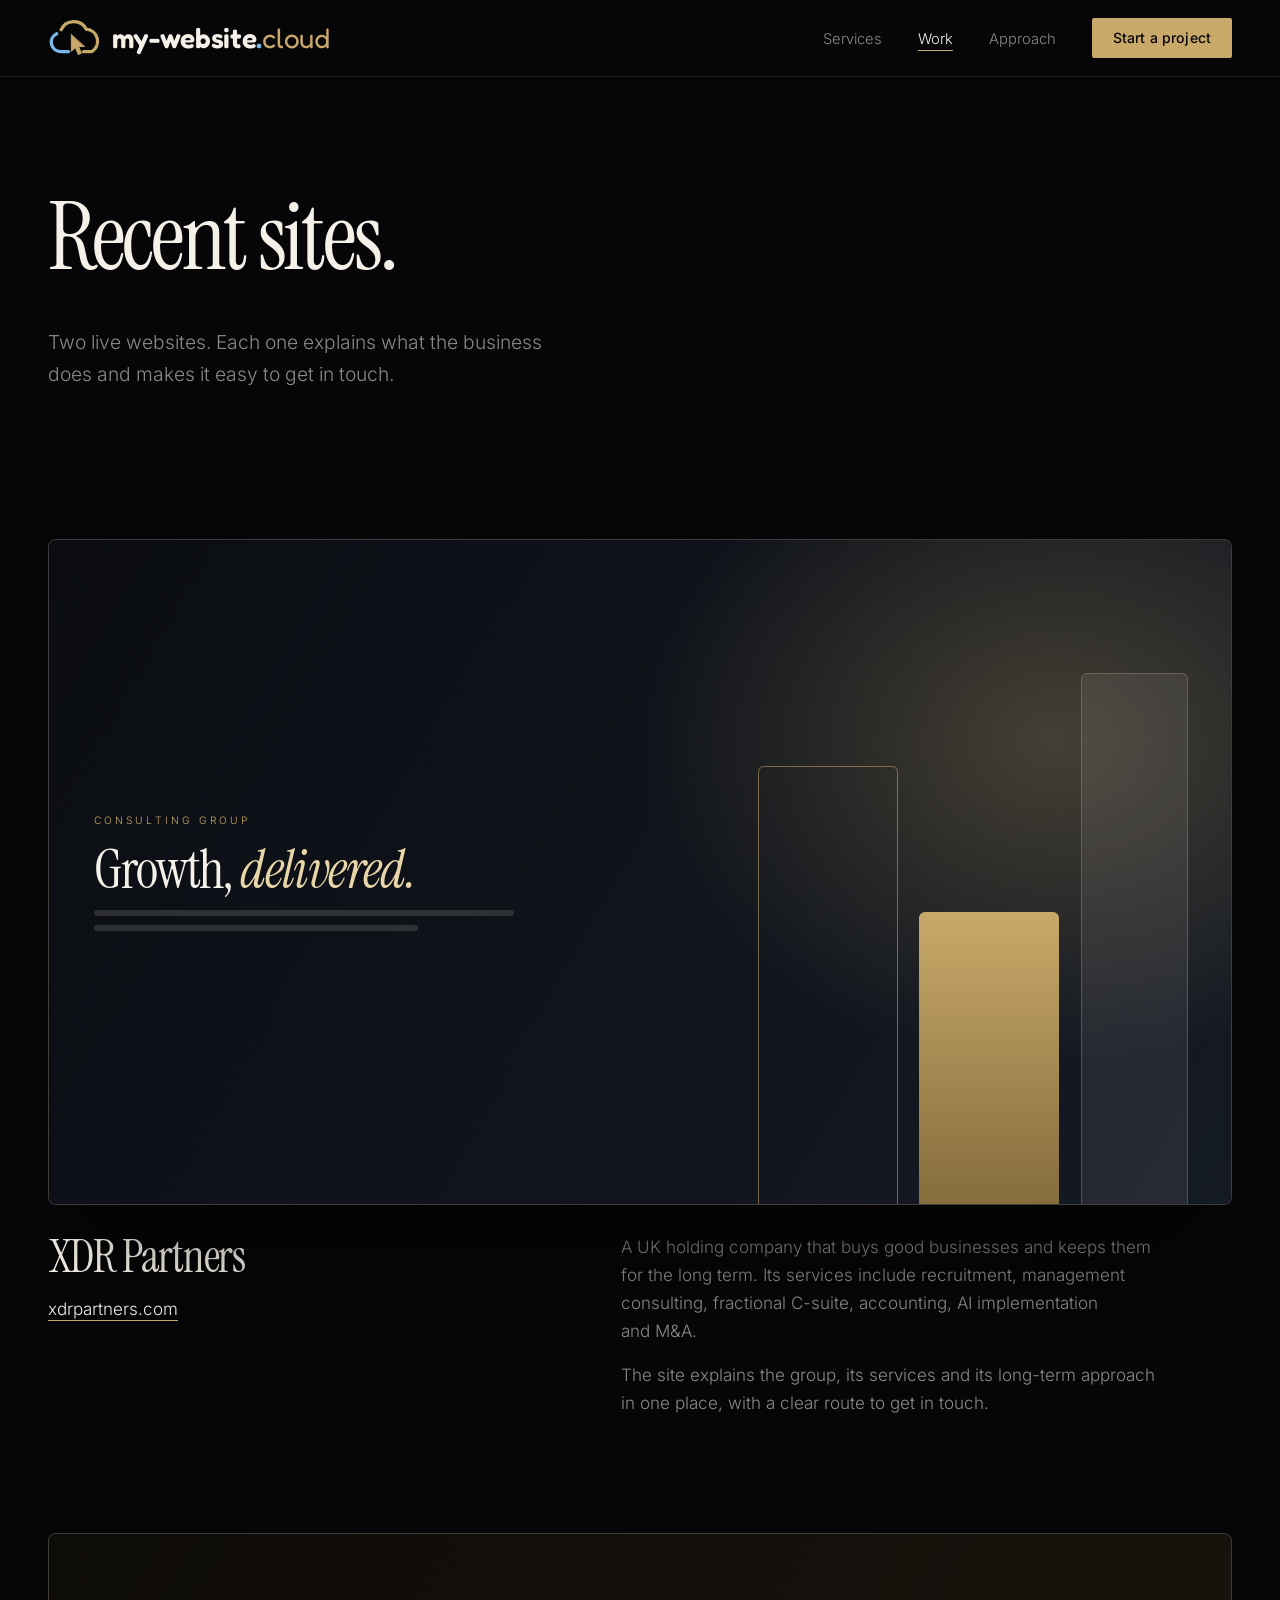
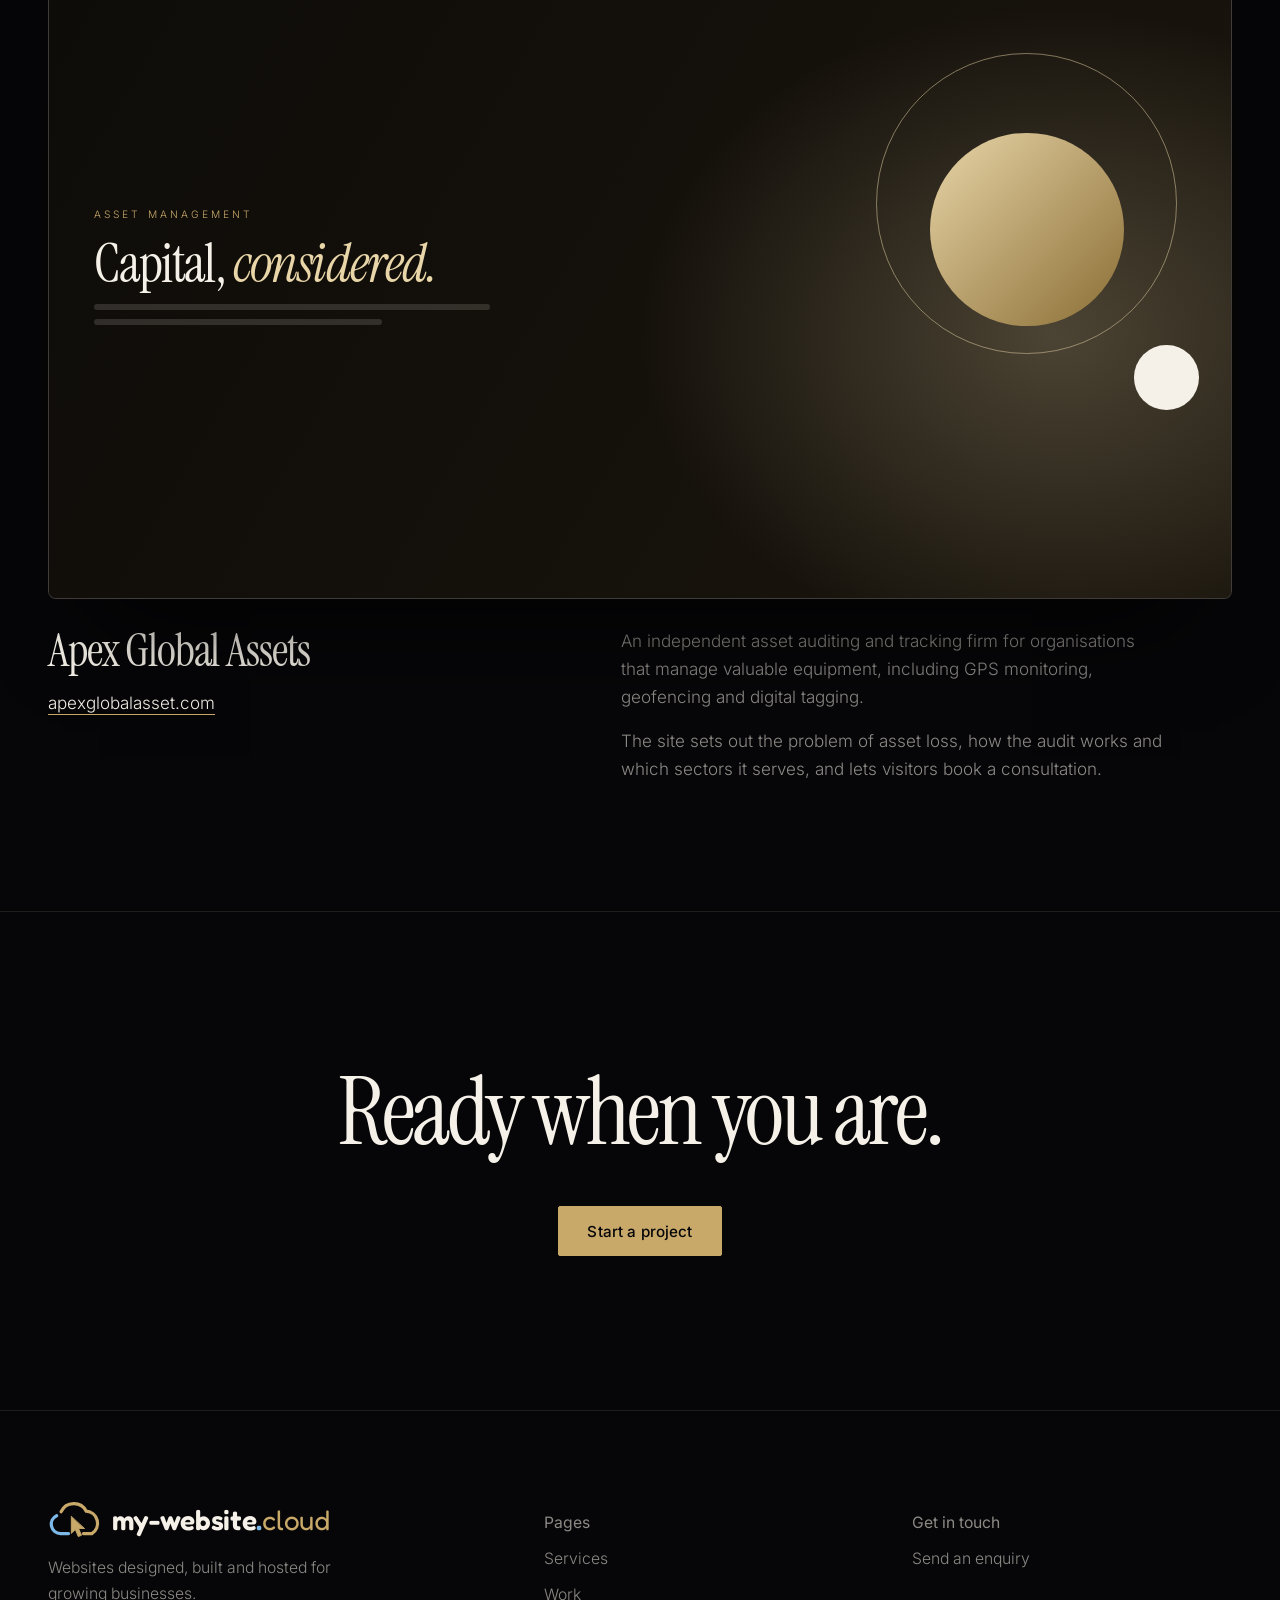
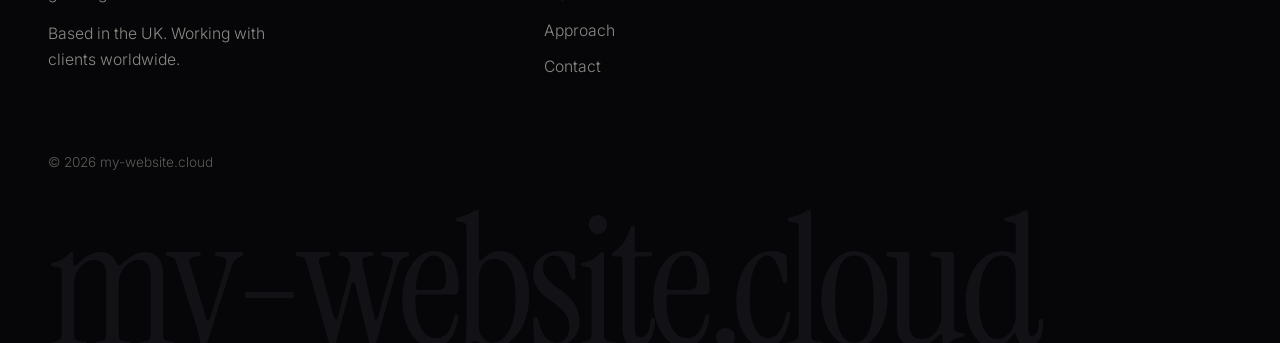
<file: work.html>
<!DOCTYPE html>
<html lang="en-GB">
<head>
<meta charset="utf-8">
<meta name="viewport" content="width=device-width, initial-scale=1">
<title>Recent websites we have built | my-website.cloud</title>
<meta name="description" content="Two live websites from my-website.cloud: XDR Partners, a UK holding company, and Apex Global Assets, an asset auditing and tracking firm.">
<meta name="robots" content="index, follow, max-image-preview:large, max-snippet:-1, max-video-preview:-1">
<link rel="canonical" href="https://my-website.cloud/work.html">
<link rel="alternate" hreflang="en-GB" href="https://my-website.cloud/work.html">
<link rel="alternate" hreflang="x-default" href="https://my-website.cloud/work.html">
<meta name="theme-color" content="#060608">
<meta name="author" content="my-website.cloud">
<meta property="og:type" content="website">
<meta property="og:site_name" content="my-website.cloud">
<meta property="og:locale" content="en_GB">
<meta property="og:title" content="Recent websites we have built | my-website.cloud">
<meta property="og:description" content="Two live websites from my-website.cloud: XDR Partners, a UK holding company, and Apex Global Assets, an asset auditing and tracking firm.">
<meta property="og:url" content="https://my-website.cloud/work.html">
<meta property="og:image" content="https://my-website.cloud/og-image.png">
<meta property="og:image:width" content="1200">
<meta property="og:image:height" content="630">
<meta property="og:image:alt" content="my-website.cloud: websites designed, built and hosted.">
<meta name="twitter:card" content="summary_large_image">
<meta name="twitter:title" content="Recent websites we have built | my-website.cloud">
<meta name="twitter:description" content="Two live websites from my-website.cloud: XDR Partners, a UK holding company, and Apex Global Assets, an asset auditing and tracking firm.">
<meta name="twitter:image" content="https://my-website.cloud/og-image.png">
<link rel="icon" href="favicon.ico" sizes="48x48">
<link rel="icon" href="favicon.svg" type="image/svg+xml">
<link rel="apple-touch-icon" href="apple-touch-icon.png">
<link rel="manifest" href="site.webmanifest">
<link rel="sitemap" type="application/xml" href="sitemap.xml">
<link rel="preload" href="fonts/inter-latin-300-normal.woff2" as="font" type="font/woff2" crossorigin>
<link rel="preload" href="fonts/instrument-serif-latin-400-normal.woff2" as="font" type="font/woff2" crossorigin>
<script type="application/ld+json">{"@context":"https://schema.org","@graph":[{"@type":["Organization","ProfessionalService"],"@id":"https://my-website.cloud/#organization","name":"my-website.cloud","url":"https://my-website.cloud/","logo":{"@type":"ImageObject","url":"https://my-website.cloud/icon-512.png","width":512,"height":512},"image":"https://my-website.cloud/og-image.png","description":"Websites designed, built and hosted for growing businesses.","areaServed":"Worldwide","address":{"@type":"PostalAddress","addressCountry":"GB"},"contactPoint":{"@type":"ContactPoint","contactType":"sales","url":"https://my-website.cloud/contact.html","availableLanguage":"en-GB"},"knowsAbout":["Web design","Web development","Website hosting","Website maintenance","Search engine optimisation","Domain names and business email","Workflow automation"]},{"@type":"WebSite","@id":"https://my-website.cloud/#website","url":"https://my-website.cloud/","name":"my-website.cloud","description":"Websites designed, built and hosted for growing businesses.","inLanguage":"en-GB","publisher":{"@id":"https://my-website.cloud/#organization"}},{"@type":"BreadcrumbList","@id":"https://my-website.cloud/work.html#breadcrumb","itemListElement":[{"@type":"ListItem","position":1,"name":"Home","item":"https://my-website.cloud/"},{"@type":"ListItem","position":2,"name":"Work","item":"https://my-website.cloud/work.html"}]},{"@type":"CollectionPage","@id":"https://my-website.cloud/work.html#webpage","url":"https://my-website.cloud/work.html","name":"Recent websites we have built | my-website.cloud","description":"Two live websites from my-website.cloud: XDR Partners, a UK holding company, and Apex Global Assets, an asset auditing and tracking firm.","inLanguage":"en-GB","isPartOf":{"@id":"https://my-website.cloud/#website"},"about":{"@id":"https://my-website.cloud/#organization"},"primaryImageOfPage":{"@type":"ImageObject","url":"https://my-website.cloud/og-image.png"},"dateModified":"2026-11-09","breadcrumb":{"@id":"https://my-website.cloud/work.html#breadcrumb"},"mainEntity":{"@id":"https://my-website.cloud/work.html#sites"}},{"@type":"ItemList","@id":"https://my-website.cloud/work.html#sites","name":"Recent websites","itemListElement":[{"@type":"ListItem","position":1,"item":{"@type":"WebSite","name":"XDR Partners","url":"https://xdrpartners.com","description":"A UK holding company that buys good businesses and keeps them for the long term. Its services include recruitment, management consulting, fractional C-suite, accounting, AI implementation and M&A.","creator":{"@id":"https://my-website.cloud/#organization"}}},{"@type":"ListItem","position":2,"item":{"@type":"WebSite","name":"Apex Global Assets","url":"https://apexglobalasset.com","description":"An independent asset auditing and tracking firm for organisations that manage valuable equipment, including GPS monitoring, geofencing and digital tagging.","creator":{"@id":"https://my-website.cloud/#organization"}}}]}]}</script>
<script>try{if(!sessionStorage.getItem("lg")&&!matchMedia("(prefers-reduced-motion:reduce)").matches){document.documentElement.classList.add("lg-play");sessionStorage.setItem("lg","1")}}catch(e){}</script>
<link rel="stylesheet" href="styles.css">
</head>
<body>
<a class="skip" href="#main">Skip to content</a>
<header class="site-header">
  <div class="wrap site-header__in">
    <!-- LOGO SLOT: replace the contents of this link with your logo (inline SVG or an <img>) -->
    <a class="logo" href="index.html" aria-label="my-website.cloud, home"><svg class="logo__mark" viewBox="0 6 112 90" aria-hidden="true"><path class="m-blue" pathLength="1" d="M28.2 33.17A30 30 0 0 1 82 32A26 26 0 0 1 94 80H76"/><path class="m-gold" pathLength="1" d="M44 80H27A20 20 0 0 1 18.55 41.87"/><circle class="m-ripple" cx="50" cy="44" r="5"/><path class="m-cursor" d="M50 44V79.65L58.6 71.6L64.95 86.55L71.85 83.7L65.5 69.3H77.6Z"/></svg><span class="logo__word"><b>my-website</b><i>.</i><u>cloud</u></span></a>
    <nav aria-label="Main">
      <button class="menu-btn" id="menuBtn" aria-expanded="false" aria-controls="nav">Menu</button>
      <ul class="nav" id="nav">
        <li><a href="services.html">Services</a></li><li><a href="work.html" aria-current="page">Work</a></li><li><a href="about.html">Approach</a></li>
        <li><a class="btn btn--sm" href="contact.html">Start a project</a></li>
      </ul>
    </nav>
  </div>
</header>
<main id="main">

<section class="page-head">
  <div class="wrap">
    <h1 class="display display--md" aria-label="Recent sites."><span class="ln"><span>Recent sites.</span></span></h1>
    <p class="lead">Two live websites. Each one explains what the business does and makes it easy to get in touch.</p>
  </div>
</section>

<section class="section--tight" style="padding-bottom:clamp(72px,10vw,140px)">
  <div class="wrap">
    <div class="works">
      <a class="work pa" href="https://xdrpartners.com" target="_blank" rel="noopener">
        <div class="proj-img" aria-hidden="true">
          <div class="pv">
            <div class="t"><small>Consulting group</small><h5>Growth, <em>delivered.</em></h5><div class="bars"><i style="width:70%"></i><i style="width:54%"></i></div></div>
            <div class="vis"><i></i><i></i><i></i></div>
          </div>
        </div>
        <div class="work__meta">
          <div><h2>XDR Partners</h2><span class="link work__url">xdrpartners.com</span></div>
          <div><p>A UK holding company that buys good businesses and keeps them for the long term. Its services include recruitment, management consulting, fractional C-suite, accounting, AI implementation and M&amp;A.</p><p style="margin-top:16px">The site explains the group, its services and its long-term approach in one place, with a clear route to get in touch.</p></div>
        </div>
      </a>
      <a class="work pb" href="https://apexglobalasset.com" target="_blank" rel="noopener">
        <div class="proj-img" aria-hidden="true">
          <div class="pv">
            <div class="t"><small>Asset management</small><h5>Capital, <em>considered.</em></h5><div class="bars"><i style="width:66%"></i><i style="width:48%"></i></div></div>
            <div class="vis"><i></i><i></i><i></i></div>
          </div>
        </div>
        <div class="work__meta">
          <div><h2>Apex Global Assets</h2><span class="link work__url">apexglobalasset.com</span></div>
          <div><p>An independent asset auditing and tracking firm for organisations that manage valuable equipment, including GPS monitoring, geofencing and digital tagging.</p><p style="margin-top:16px">The site sets out the problem of asset loss, how the audit works and which sectors it serves, and lets visitors book a consultation.</p></div>
        </div>
      </a>
    </div>
  </div>
</section>

<section class="cta">
  <div class="wrap">
    <h2>Ready when you are.</h2>
    <a class="btn" href="contact.html">Start a project</a>
  </div>
</section>
</main>
<footer class="footer">
  <div class="wrap">
    <div class="footer__top">
      <div>
        <a class="logo" href="index.html" aria-label="my-website.cloud, home"><svg class="logo__mark" viewBox="0 6 112 90" aria-hidden="true"><path class="m-blue" pathLength="1" d="M28.2 33.17A30 30 0 0 1 82 32A26 26 0 0 1 94 80H76"/><path class="m-gold" pathLength="1" d="M44 80H27A20 20 0 0 1 18.55 41.87"/><circle class="m-ripple" cx="50" cy="44" r="5"/><path class="m-cursor" d="M50 44V79.65L58.6 71.6L64.95 86.55L71.85 83.7L65.5 69.3H77.6Z"/></svg><span class="logo__word"><b>my-website</b><i>.</i><u>cloud</u></span></a>
        <p>Websites designed, built and hosted for growing businesses.</p>
        <p>Based in the UK. Working with clients worldwide.</p>
      </div>
      <div>
        <p class="footer__h">Pages</p>
        <ul>
          <li><a href="services.html">Services</a></li>
          <li><a href="work.html">Work</a></li>
          <li><a href="about.html">Approach</a></li>
          <li><a href="contact.html">Contact</a></li>
        </ul>
      </div>
      <div>
        <p class="footer__h">Get in touch</p>
        <ul><li><a href="contact.html">Send an enquiry</a></li></ul>
      </div>
    </div>
    <div class="footer__base">© <span id="yr">2026</span> my-website.cloud</div>
    <div class="footer__word" aria-hidden="true">my-website.cloud</div>
  </div>
</footer>
<script src="main.js"></script>
</body>
</html>
</file>
<file: styles.css>
/* my-website.cloud
   Palette: ink #060608 · deep ink #0A0A0E · graphite #101015 · ivory #F5F1E8 · stone #8C8A85 · gold #C9A96A · pale gold #E8D5A8 · sky #7DB9E8
   Type: Instrument Serif (headlines) · Inter (text) */

@font-face{font-family:"Inter";font-weight:300;font-style:normal;font-display:swap;src:url(fonts/inter-latin-300-normal.woff2) format("woff2")}
@font-face{font-family:"Inter";font-weight:400;font-style:normal;font-display:swap;src:url(fonts/inter-latin-400-normal.woff2) format("woff2")}
@font-face{font-family:"Inter";font-weight:500;font-style:normal;font-display:swap;src:url(fonts/inter-latin-500-normal.woff2) format("woff2")}
@font-face{font-family:"Instrument Serif";font-weight:400;font-style:normal;font-display:swap;src:url(fonts/instrument-serif-latin-400-normal.woff2) format("woff2")}
@font-face{font-family:"Instrument Serif";font-weight:400;font-style:italic;font-display:swap;src:url(fonts/instrument-serif-latin-400-italic.woff2) format("woff2")}
@font-face{font-family:"Fredoka";font-weight:400;font-style:normal;font-display:swap;src:url(fonts/fredoka-latin-400-normal.woff2) format("woff2")}
@font-face{font-family:"Fredoka";font-weight:600;font-style:normal;font-display:swap;src:url(fonts/fredoka-latin-600-normal.woff2) format("woff2")}

:root{
  --bg:#060608;
  --bg2:#0A0A0E;
  --surface:#101015;
  --text:#F5F1E8;
  --muted:#8C8A85;
  --dim:#5D5B57;
  --gold:#C9A96A;
  --gold-l:#E8D5A8;
  --sky:#7DB9E8;
  --line:rgba(255,236,200,.10);
  --line2:rgba(255,236,200,.20);
  --serif:"Instrument Serif",Georgia,"Times New Roman",serif;
  --sans:"Inter",system-ui,-apple-system,"Segoe UI",Roboto,Helvetica,Arial,sans-serif;
  --gutter:clamp(20px,4vw,48px);
  --max:1200px;
  --radius:2px;
  --ease:cubic-bezier(.2,.8,.2,1);
}

*,*::before,*::after{box-sizing:border-box}
*{margin:0}
html{scroll-behavior:smooth;scroll-padding-top:96px;-webkit-text-size-adjust:100%}
body{font-family:var(--sans);font-weight:300;font-size:1.0625rem;line-height:1.65;color:var(--text);background:var(--bg);-webkit-font-smoothing:antialiased;text-rendering:optimizeLegibility}
a{color:inherit}
p{text-wrap:pretty}
h1,h2,h3{font-weight:400;text-wrap:balance}
::selection{background:var(--gold);color:var(--bg)}
:focus-visible{outline:2px solid var(--gold-l);outline-offset:3px}

.skip{position:absolute;left:var(--gutter);top:-80px;z-index:100;background:var(--gold);color:var(--bg);padding:12px 18px;font-weight:500}
.skip:focus{top:12px}
.wrap{width:min(100% - 2 * var(--gutter),var(--max));margin-inline:auto}

/* ---------- links and buttons ---------- */
.link{text-decoration:underline;text-decoration-color:var(--gold);text-decoration-thickness:1px;text-underline-offset:.28em;transition:text-decoration-color .2s,color .2s}
.link:hover{color:var(--gold-l);text-decoration-color:var(--gold-l)}
.btn{display:inline-flex;align-items:center;justify-content:center;min-height:50px;padding:0 28px;border:1px solid var(--gold);border-radius:var(--radius);background:var(--gold);color:var(--bg);font:500 .95rem/1 var(--sans);letter-spacing:.01em;text-decoration:none;cursor:pointer;transition:background .2s,color .2s,border-color .2s}
.btn:hover{background:var(--gold-l);border-color:var(--gold-l)}
.btn--sm{min-height:40px;padding:0 20px;font-size:.88rem}
.btn--line{background:transparent;color:var(--text);border-color:var(--line2)}
.btn--line:hover{background:transparent;color:var(--gold-l);border-color:var(--gold)}

/* ---------- header ---------- */
.site-header{position:sticky;top:0;z-index:50;background:var(--bg);border-bottom:1px solid var(--line)}
.site-header__in{display:flex;align-items:center;justify-content:space-between;height:76px}
/* LOGO (note: .m-blue is the large cloud arc, now gold; .m-gold is the short left arc, now sky blue): mark is an inline SVG (draws in once per visit); wordmark is live text in Fredoka */
.logo{display:flex;align-items:center;gap:12px;text-decoration:none}
.logo__mark{height:42px;width:auto;flex:none;overflow:visible}
.logo__mark path,.logo__mark circle{fill:none;stroke-width:7;stroke-linecap:round;stroke-linejoin:round}
.m-blue{stroke:var(--gold)}
.m-gold{stroke:var(--sky)}
.m-cursor{fill:var(--gold)!important;stroke:var(--gold);stroke-width:2!important;transform-box:fill-box;transform-origin:0 0;transition:transform .3s var(--ease)}
.m-ripple{stroke:var(--gold);stroke-width:2!important;opacity:0;transform-box:fill-box;transform-origin:center}
.logo:hover .m-cursor{transform:translate(2px,2px)}
.logo__word{font-family:"Fredoka",var(--sans);font-size:1.75rem;line-height:1;letter-spacing:-.01em;display:inline-flex;align-items:baseline;white-space:nowrap}
.logo__word b{font-weight:600;color:var(--text)}
.logo__word i{font-style:normal;font-weight:600;color:var(--sky)}
.logo__word u{text-decoration:none;font-weight:400;color:var(--gold)}
/* intro: first page of a visit only (class is added by a tiny script in <head>) */
.lg-play .site-header .m-blue,.lg-play .site-header .m-gold{stroke-dasharray:1 2;animation:lg-draw .9s var(--ease) backwards}
.lg-play .site-header .m-gold{animation-delay:.7s;animation-duration:.6s}
.lg-play .site-header .m-cursor{animation:lg-pop .55s var(--ease) 1.3s backwards}
.lg-play .site-header .m-ripple{animation:lg-ripple .8s ease-out 1.75s backwards}
.lg-play .site-header .logo__word{animation:lg-word .8s var(--ease) 1.1s backwards}
@keyframes lg-draw{from{stroke-dashoffset:1.05}to{stroke-dashoffset:0}}
@keyframes lg-pop{from{opacity:0;transform:translate(-16px,-16px) scale(.6)}to{opacity:1;transform:none}}
@keyframes lg-ripple{0%{opacity:.7;transform:scale(.3)}100%{opacity:0;transform:scale(4)}}
@keyframes lg-word{from{opacity:0;transform:translateX(-8px)}to{opacity:1;transform:none}}
.nav{display:flex;align-items:center;gap:36px;list-style:none;padding:0}
.nav a:not(.btn){font-size:.92rem;color:var(--muted);text-decoration:none;transition:color .2s}
.nav a:not(.btn):hover{color:var(--text)}
.nav a[aria-current="page"]{color:var(--text);text-decoration:underline;text-decoration-color:var(--gold);text-underline-offset:.4em}
.menu-btn{display:none;background:none;border:1px solid var(--line2);border-radius:var(--radius);padding:9px 16px;font:400 .9rem var(--sans);color:var(--text);cursor:pointer}

/* ---------- type ---------- */
.display{font-family:var(--serif);font-size:clamp(3.2rem,9.2vw,8.2rem);line-height:.96;letter-spacing:-.035em}
.display--md{font-size:clamp(3rem,7.4vw,6.4rem)}
.display em{font-style:italic;color:var(--gold-l)}
.ln{display:block;overflow:hidden;padding-bottom:.1em;margin-bottom:-.1em}
.ln>span{display:block;animation:rise 1.1s var(--ease) both}
.ln:nth-child(2)>span{animation-delay:.12s}
@keyframes rise{from{transform:translateY(105%)}to{transform:none}}
.h2{font-family:var(--serif);font-size:clamp(2.4rem,5vw,4.2rem);line-height:1.04;letter-spacing:-.028em}
.lead{font-size:clamp(1.08rem,1.5vw,1.25rem);color:var(--muted);max-width:33rem}

/* ---------- layout ---------- */
.section{padding-block:clamp(72px,10vw,140px)}
.section--tight{padding-block:clamp(40px,6vw,72px)}
.alt{background:var(--bg2);border-block:1px solid var(--line)}
.section-head{display:grid;grid-template-columns:minmax(0,1.3fr) minmax(0,1fr);gap:48px;align-items:end;margin-bottom:clamp(44px,6vw,80px)}
.section-head .lead{margin:0}

.hero{padding:clamp(56px,9vw,128px) 0 clamp(56px,7vw,96px)}
.hero__row{display:flex;justify-content:space-between;align-items:flex-end;gap:40px;flex-wrap:wrap;margin-top:clamp(36px,5vw,64px)}
.hero__row .lead{margin:0}
.hero__actions{display:flex;align-items:center;gap:26px;flex-wrap:wrap}
.page-head{padding:clamp(56px,9vw,128px) 0 clamp(44px,6vw,80px)}
.page-head .lead{margin-top:clamp(28px,4vw,44px)}

/* ---------- concept site preview ---------- */
.stage{padding:0 0 clamp(72px,10vw,140px)}
.frame{border:1px solid var(--line2);border-radius:8px;overflow:hidden;background:var(--surface);box-shadow:0 40px 80px -40px rgba(0,0,0,.8)}
.frame__bar{display:flex;align-items:center;gap:7px;height:42px;padding:0 16px;border-bottom:1px solid var(--line);background:#0C0C11}
.frame__bar i{width:10px;height:10px;border-radius:50%;background:#26252B}
.frame__bar span{margin-left:12px;font-size:.78rem;color:var(--muted)}
.site{background:#F1ECE1;color:#1E1B15;height:clamp(420px,50vw,620px);display:grid;grid-template-rows:auto 1fr auto;font-family:var(--sans);font-weight:400}
.s-nav{display:flex;align-items:center;gap:clamp(14px,2.6vw,34px);padding:22px clamp(20px,3.4vw,44px);font-size:clamp(.62rem,1.05vw,.88rem);border-bottom:1px solid rgba(30,27,21,.14)}
.s-nav b{margin-right:auto;font:400 clamp(1.1rem,2vw,1.6rem)/1 var(--serif);letter-spacing:-.01em}
.s-nav .s-btn{padding:9px 16px;background:#1E1B15;color:#F1ECE1;border-radius:2px}
.s-hero{display:grid;grid-template-columns:1.05fr 1fr;min-height:0}
.s-copy{align-self:center;padding:0 clamp(20px,3.4vw,44px)}
.s-copy h4{font:400 clamp(1.9rem,4.8vw,4.2rem)/.98 var(--serif);letter-spacing:-.03em;max-width:9em}
.s-copy p{margin-top:clamp(10px,1.6vw,20px);font-size:clamp(.7rem,1.1vw,.95rem);color:#5A554A;max-width:24rem}
.s-search{display:flex;margin-top:clamp(14px,2.2vw,28px);max-width:26rem;border:1px solid rgba(30,27,21,.3);font-size:clamp(.62rem,1vw,.85rem)}
.s-search span{flex:1;padding:clamp(8px,1.2vw,14px) 14px;color:#7B7568}
.s-search u{text-decoration:none;padding:clamp(8px,1.2vw,14px) clamp(14px,2vw,24px);background:#1E1B15;color:#F1ECE1}
.s-photo{position:relative;overflow:hidden;background:#C9D3D6}
.s-photo svg{position:absolute;inset:0;width:100%;height:100%}
.s-list{display:grid;grid-template-columns:repeat(3,1fr);gap:clamp(12px,2vw,24px);padding:clamp(14px,2vw,22px) clamp(20px,3.4vw,44px) clamp(18px,2.4vw,28px);border-top:1px solid rgba(30,27,21,.14);font-size:clamp(.6rem,1vw,.85rem)}
.s-list i{display:block;height:clamp(28px,4.4vw,56px);margin-bottom:8px}
.s-list div:nth-child(1) i{background:#B9A98C}
.s-list div:nth-child(2) i{background:#8D9B8A}
.s-list div:nth-child(3) i{background:#A7B0BD}
.s-list b{display:block;font-weight:600}
.s-list span{color:#6A6558}
.stage__cap{margin-top:16px;font-size:.88rem;color:var(--dim)}

/* ---------- rows (services list) ---------- */
.rows{border-bottom:1px solid var(--line)}
.row{display:grid;grid-template-columns:minmax(0,1fr) minmax(0,1.2fr);gap:clamp(20px,4vw,64px);padding:clamp(28px,3.4vw,44px) 0;border-top:1px solid var(--line);text-decoration:none;align-items:baseline}
.row__name{font:400 clamp(1.9rem,3.2vw,2.8rem)/1.05 var(--serif);letter-spacing:-.022em;text-decoration:underline;text-decoration-color:transparent;text-decoration-thickness:1px;text-underline-offset:.16em;transition:text-decoration-color .25s,color .25s}
.row__text{color:var(--muted);max-width:34rem}
a.row:hover .row__name{color:var(--gold-l);text-decoration-color:var(--gold)}

/* ---------- statement ---------- */
.statement{font:400 clamp(2.1rem,4.8vw,4.2rem)/1.1 var(--serif);letter-spacing:-.028em;max-width:17em}
.statement span{color:var(--muted)}

/* ---------- work ---------- */
.works{display:grid;gap:clamp(72px,9vw,120px)}
.work{display:block;text-decoration:none}
.proj-img{position:relative;overflow:hidden;border:1px solid var(--line2);border-radius:8px;background:var(--surface);aspect-ratio:16/9;transition:border-color .5s;box-shadow:0 60px 100px -50px rgba(0,0,0,.9)}
.work:hover .proj-img{border-color:rgba(201,169,106,.55)}
.pv{position:absolute;inset:0;display:grid;grid-template-columns:1.2fr 1fr;transition:transform 1.6s var(--ease)}
.work:hover .pv{transform:scale(1.03)}
.pv::before{content:"";position:absolute;inset:0}
.pa .pv{background:linear-gradient(120deg,#0b0d12,#141a24)}
.pa .pv::before{background:radial-gradient(50% 70% at 85% 30%,rgba(201,169,106,.28),transparent 70%)}
.pb .pv{background:linear-gradient(120deg,#0e0c09,#1a150d)}
.pb .pv::before{background:radial-gradient(50% 70% at 85% 60%,rgba(232,213,168,.25),transparent 70%)}
.pv .t{position:relative;align-self:center;padding:0 0 0 7%}
.pv small{font-size:clamp(.45rem,.8vw,.66rem);letter-spacing:.3em;text-transform:uppercase;color:var(--gold)}
.pv h5{font:400 clamp(1.4rem,4.2vw,3.8rem)/1 var(--serif);letter-spacing:-.03em;margin:12px 0}
.pv h5 em{font-style:italic;color:var(--gold-l)}
.pv .bars i{display:block;height:clamp(3px,.5vw,6px);border-radius:3px;background:rgba(245,241,232,.14);margin-bottom:clamp(4px,.8vw,9px)}
.pv .vis{position:relative}
.pv .vis i{position:absolute;display:block}
.pa .vis i:nth-child(1){left:12%;bottom:-8%;width:26%;height:74%;border:1px solid rgba(201,169,106,.55);border-radius:6px 6px 0 0}
.pa .vis i:nth-child(2){left:42%;bottom:-8%;width:26%;height:52%;background:linear-gradient(#c9a96a,#7a6234);border-radius:6px 6px 0 0}
.pa .vis i:nth-child(3){left:72%;bottom:-8%;width:20%;height:88%;background:rgba(245,241,232,.08);border:1px solid var(--line2);border-radius:6px 6px 0 0}
.pb .vis i:nth-child(1){right:10%;top:18%;width:56%;aspect-ratio:1;border-radius:50%;border:1px solid rgba(232,213,168,.5)}
.pb .vis i:nth-child(2){right:20%;top:30%;width:36%;aspect-ratio:1;border-radius:50%;background:linear-gradient(135deg,#e8d5a8,#8a6d34)}
.pb .vis i:nth-child(3){right:6%;top:62%;width:12%;aspect-ratio:1;border-radius:50%;background:#f5f1e8}
.work__meta{display:grid;grid-template-columns:minmax(0,1fr) minmax(0,1.2fr);gap:clamp(20px,5vw,80px);margin-top:28px;align-items:start}
.work__meta h2{font:400 clamp(2rem,3.6vw,3rem)/1.04 var(--serif);letter-spacing:-.025em}
.work__meta p{color:var(--muted);max-width:34rem}
.work__url{display:inline-block;margin-top:14px;color:var(--text)}
.work:hover .work__url{color:var(--gold-l);text-decoration-color:var(--gold-l)}

/* ---------- cta ---------- */
.cta{padding-block:clamp(88px,12vw,170px);border-top:1px solid var(--line);text-align:center}
.cta h2{font:400 clamp(2.8rem,7.4vw,6.4rem)/.98 var(--serif);letter-spacing:-.035em;margin-bottom:clamp(32px,4vw,48px)}

/* ---------- service detail ---------- */
.svc-block{display:grid;grid-template-columns:minmax(0,1fr) minmax(0,1.2fr);gap:clamp(28px,6vw,96px);padding:clamp(44px,6vw,80px) 0;border-top:1px solid var(--line)}
.svc-block:last-child{border-bottom:1px solid var(--line)}
.svc-block{align-items:start}
.svc-block h2{font:400 clamp(2.2rem,4.2vw,3.6rem)/1.02 var(--serif);letter-spacing:-.028em}
.svc-block p{color:var(--muted);font-size:1.08rem;max-width:34rem}
.svc-block:nth-child(even){grid-template-columns:minmax(0,1.2fr) minmax(0,1fr)}
.svc-block:nth-child(even) .svc-block__media{order:2}
.svc-fig{position:relative;margin-top:clamp(28px,3.6vw,44px);aspect-ratio:4/3;border:1px solid var(--line2);border-radius:8px;overflow:hidden;background:linear-gradient(120deg,#0b0d12,#141a24)}
.svc-fig::before{content:"";position:absolute;inset:0;background:radial-gradient(60% 70% at 85% 20%,rgba(201,169,106,.22),transparent 70%)}
.svc-fig svg{position:absolute;inset:0;width:100%;height:100%}
.dashes{list-style:none;padding:0;margin-top:30px;max-width:34rem}
.dashes li{display:flex;gap:16px;padding:13px 0;border-top:1px solid var(--line);font-size:.98rem}
.dashes li::before{content:"–";color:var(--gold)}
.plan{display:grid;grid-template-columns:minmax(0,1fr) minmax(0,1fr);gap:clamp(32px,6vw,96px);align-items:start}
.plan .dashes{margin-top:0}

/* ---------- process, principles, faq ---------- */
.steps{list-style:none;padding:0;display:grid;grid-template-columns:repeat(4,minmax(0,1fr));gap:clamp(20px,3vw,40px);counter-reset:s}
.steps li{counter-increment:s;border-top:1px solid var(--line2);padding-top:22px}
.steps li::before{content:counter(s);display:block;font:400 3.4rem/1 var(--serif);color:var(--gold);margin-bottom:26px}
.steps h3{font:400 1.9rem/1.1 var(--serif);letter-spacing:-.02em;margin-bottom:10px}
.steps p{color:var(--muted);font-size:.98rem}
.principles{display:grid;grid-template-columns:repeat(3,minmax(0,1fr));gap:clamp(28px,4vw,56px)}
.principles>div{border-top:1px solid var(--line2);padding-top:24px}
.principles h3{font:400 1.9rem/1.1 var(--serif);letter-spacing:-.02em;margin-bottom:12px}
.principles p{color:var(--muted)}
.faq{max-width:50rem;border-bottom:1px solid var(--line)}
.faq details{border-top:1px solid var(--line)}
.faq summary{list-style:none;cursor:pointer;display:flex;justify-content:space-between;align-items:center;gap:24px;padding:26px 0;font:400 clamp(1.4rem,2.2vw,1.9rem)/1.2 var(--serif);letter-spacing:-.015em}
.faq summary::-webkit-details-marker{display:none}
.faq summary::after{content:"";flex:none;width:14px;height:14px;background:linear-gradient(var(--gold),var(--gold)) center/100% 1px no-repeat,linear-gradient(var(--gold),var(--gold)) center/1px 100% no-repeat;transition:transform .3s var(--ease)}
.faq details[open] summary::after{transform:rotate(45deg)}
.faq details p{color:var(--muted);padding:0 48px 28px 0;max-width:40rem}

/* ---------- contact ---------- */
.contact{display:grid;grid-template-columns:minmax(0,1fr) minmax(0,1fr);gap:clamp(48px,8vw,120px);padding:clamp(56px,9vw,128px) 0 clamp(72px,10vw,140px)}
.contact .lead{margin-top:28px}
.form__note{font-size:.85rem;color:var(--dim);margin-top:-8px}
.field .opt{color:var(--dim)}
.contact__mail{display:inline-block;margin-top:28px;font:400 clamp(1.5rem,2.4vw,2rem)/1.2 var(--serif)}
.next{margin-top:clamp(40px,6vw,72px);padding:0;list-style:none;counter-reset:n;max-width:30rem}
.next li{counter-increment:n;display:grid;grid-template-columns:36px 1fr;padding:16px 0;border-top:1px solid var(--line);color:var(--muted)}
.next li::before{content:counter(n);font-family:var(--serif);font-size:1.2rem;line-height:1.4;color:var(--gold)}
.form{display:grid;gap:30px;padding-top:12px}
.form__two{display:grid;grid-template-columns:1fr 1fr;gap:30px}
.field label{display:block;font-size:.88rem;color:var(--muted);margin-bottom:2px}
.field input,.field textarea,.field select{width:100%;background:transparent;border:0;border-bottom:1px solid var(--line2);border-radius:0;padding:13px 0;color:var(--text);font:300 1.1rem/1.4 var(--sans);transition:border-color .25s}
.field input:focus,.field textarea:focus,.field select:focus{outline:0;border-color:var(--gold)}
.field select option{background:var(--surface)}
.field textarea{min-height:120px;resize:vertical}
.form__status{min-height:1.5em;font-size:.95rem;color:var(--muted)}

/* ---------- footer ---------- */
.footer{border-top:1px solid var(--line);padding:clamp(56px,7vw,88px) 0 0;overflow:hidden}
.footer__top{display:grid;grid-template-columns:minmax(0,1.4fr) minmax(0,1fr) minmax(0,1fr);gap:48px}
.footer__top p{margin-top:14px;color:var(--muted);max-width:22rem;font-size:.98rem}
.footer h3,.footer__h{font:400 .9rem var(--sans);color:var(--dim);margin-bottom:14px}
.footer ul{list-style:none;padding:0;display:grid;gap:10px;font-size:.98rem}
.footer ul a{text-decoration:none;color:var(--muted);transition:color .2s}
.footer ul a:hover{color:var(--text)}
.footer__base{margin-top:clamp(40px,6vw,72px);color:var(--dim);font-size:.85rem}
.footer__word{font:400 clamp(3.4rem,14.4vw,13rem)/.78 var(--serif);letter-spacing:-.045em;white-space:nowrap;color:#111116;margin:clamp(20px,3vw,40px) 0 -.07em;user-select:none}

/* ---------- responsive ---------- */
@media (max-width:900px){
  .svc-block:nth-child(even){grid-template-columns:1fr}
  .svc-block:nth-child(even) .svc-block__media{order:0}
  .section-head,.row,.svc-block,.plan,.work__meta,.contact,.footer__top{grid-template-columns:1fr}
  .row{gap:8px}
  .steps{grid-template-columns:1fr 1fr}
  .principles{grid-template-columns:1fr}
  .s-hero{grid-template-columns:1fr}
  .s-photo{display:none}
}
@media (max-width:640px){
  .menu-btn{display:block}
  .nav{display:none;position:absolute;top:76px;left:0;right:0;flex-direction:column;align-items:flex-start;gap:22px;background:var(--bg);padding:26px var(--gutter) 34px;border-bottom:1px solid var(--line)}
  .nav.is-open{display:flex}
  .steps{grid-template-columns:1fr}
  .form__two{grid-template-columns:1fr}
  .s-nav span{display:none}
  .s-nav .s-btn{display:block}
  .s-list div:nth-child(3){display:none}
  .s-list{grid-template-columns:1fr 1fr}
  .proj-img{aspect-ratio:4/3}
}
@media (prefers-reduced-motion:reduce){
  html{scroll-behavior:auto}
  .ln>span{animation:none}
  .lg-play .site-header *{animation:none!important}
  *{transition:none!important}
}
</file>
